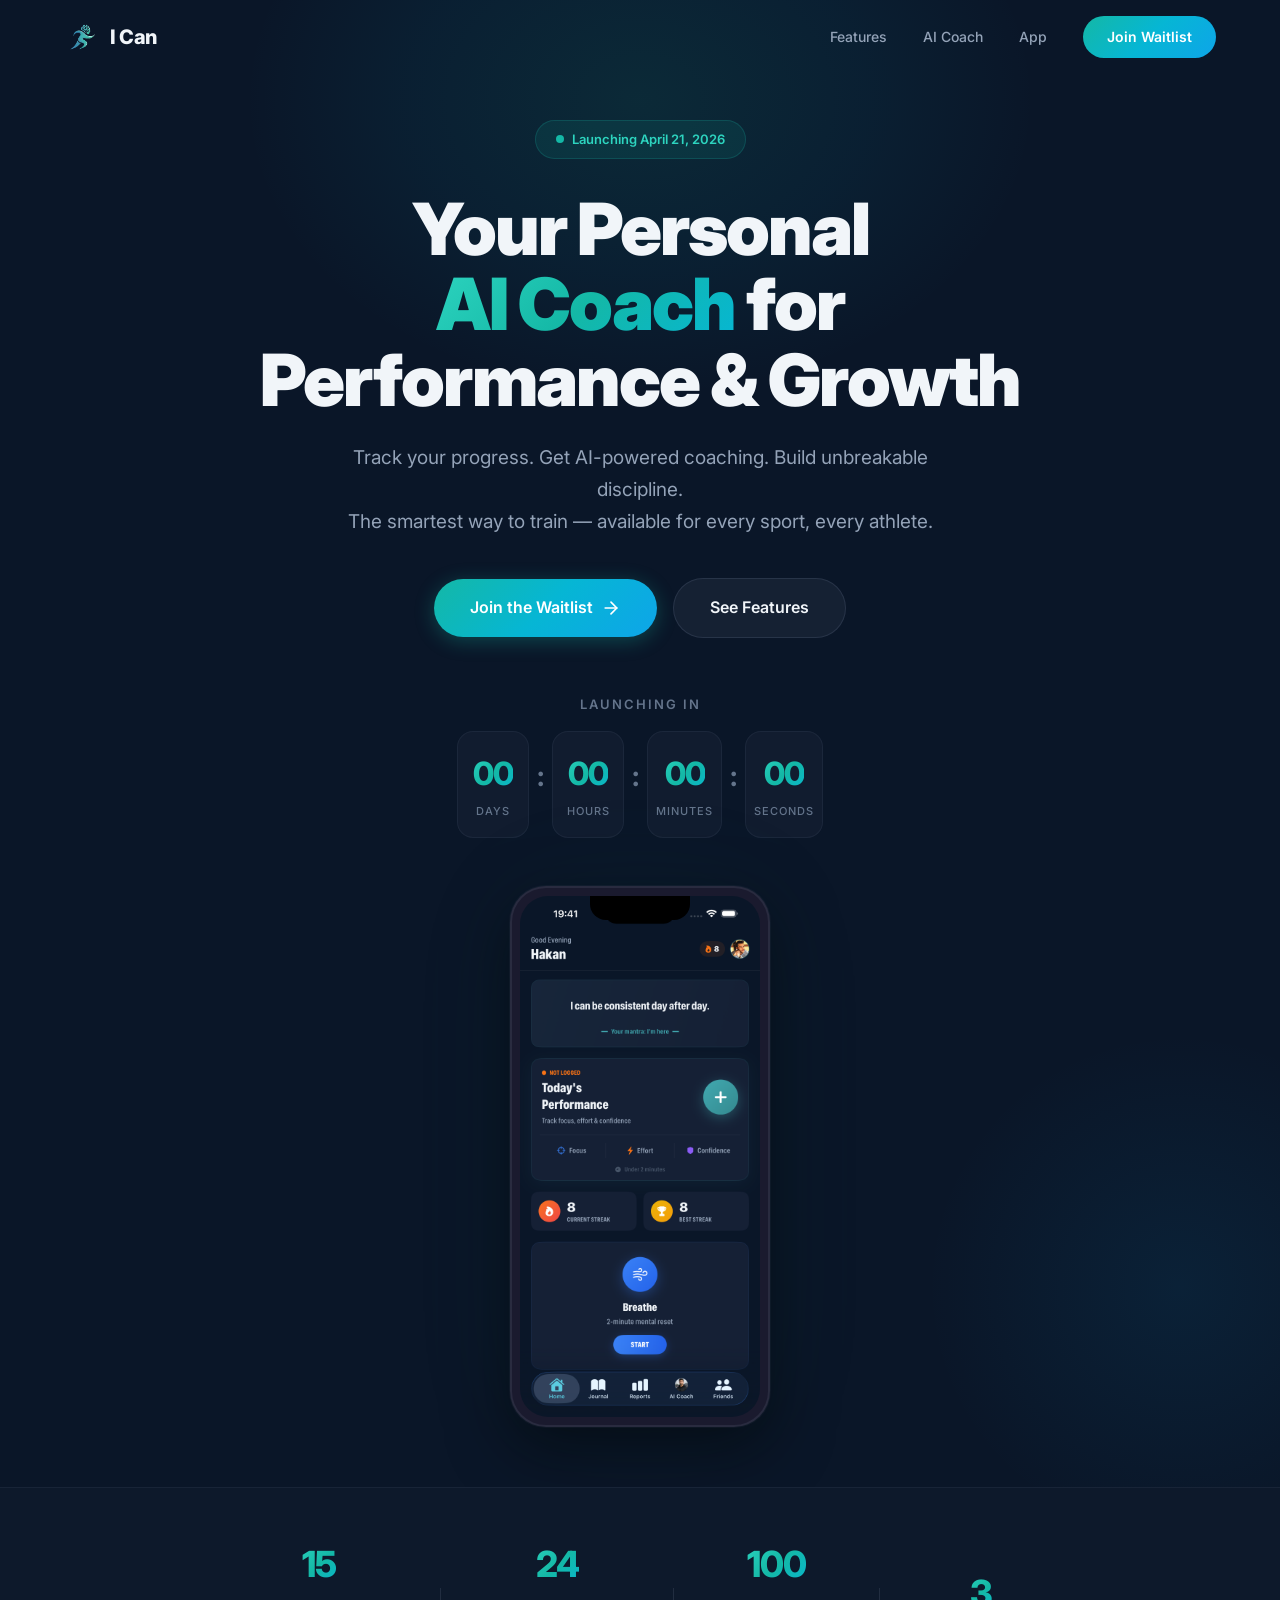
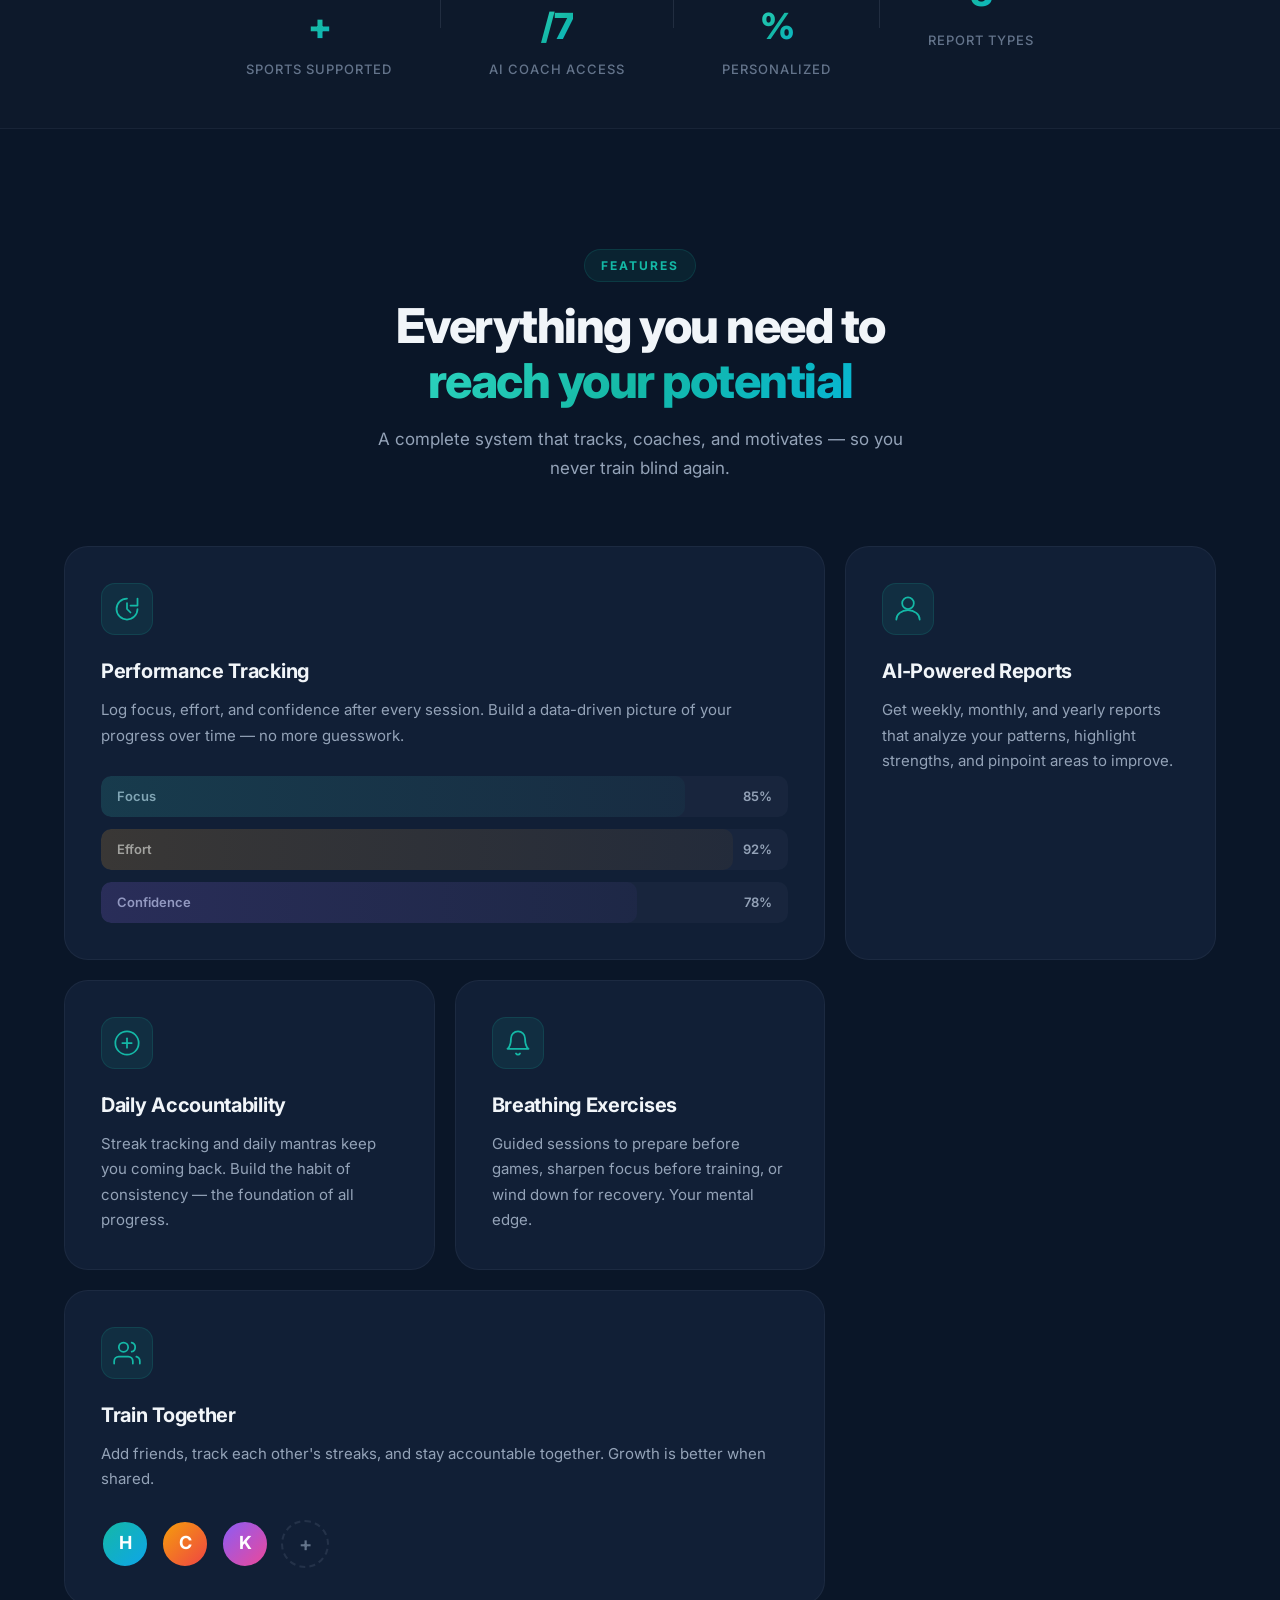
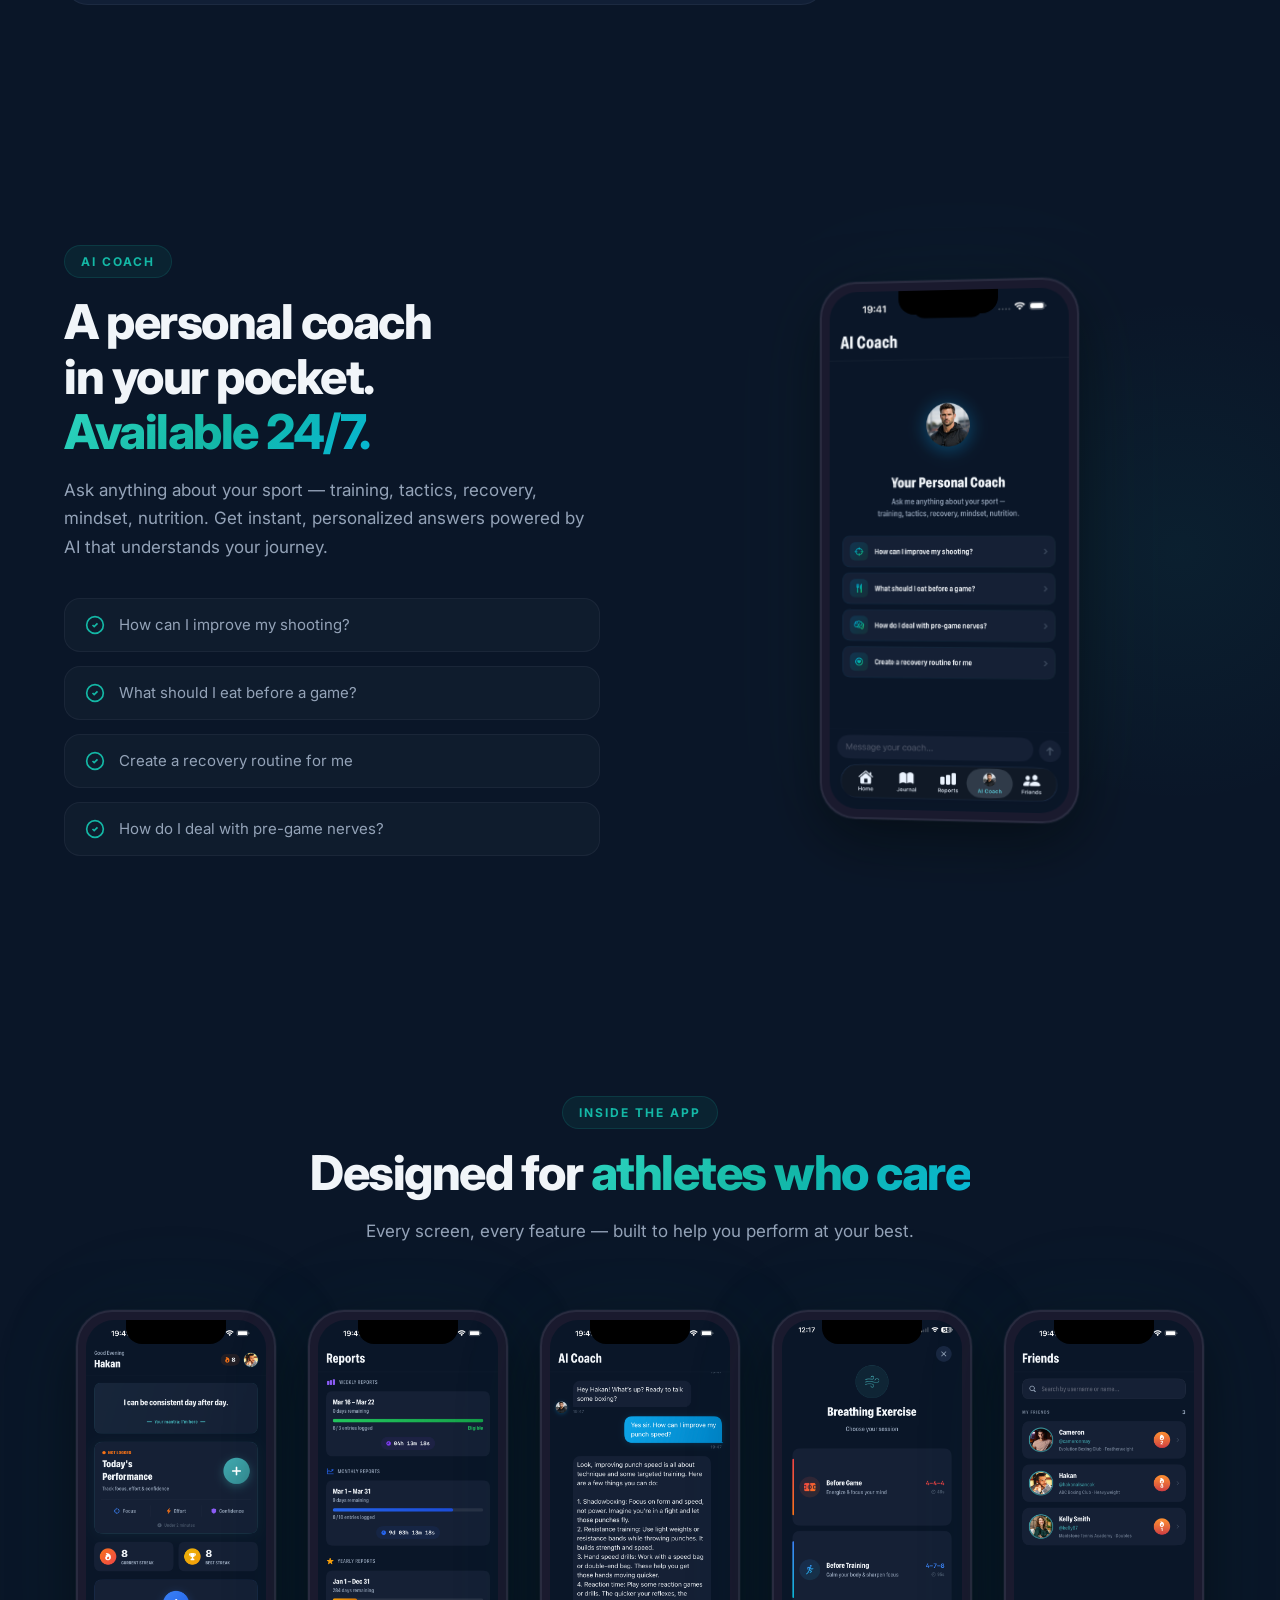
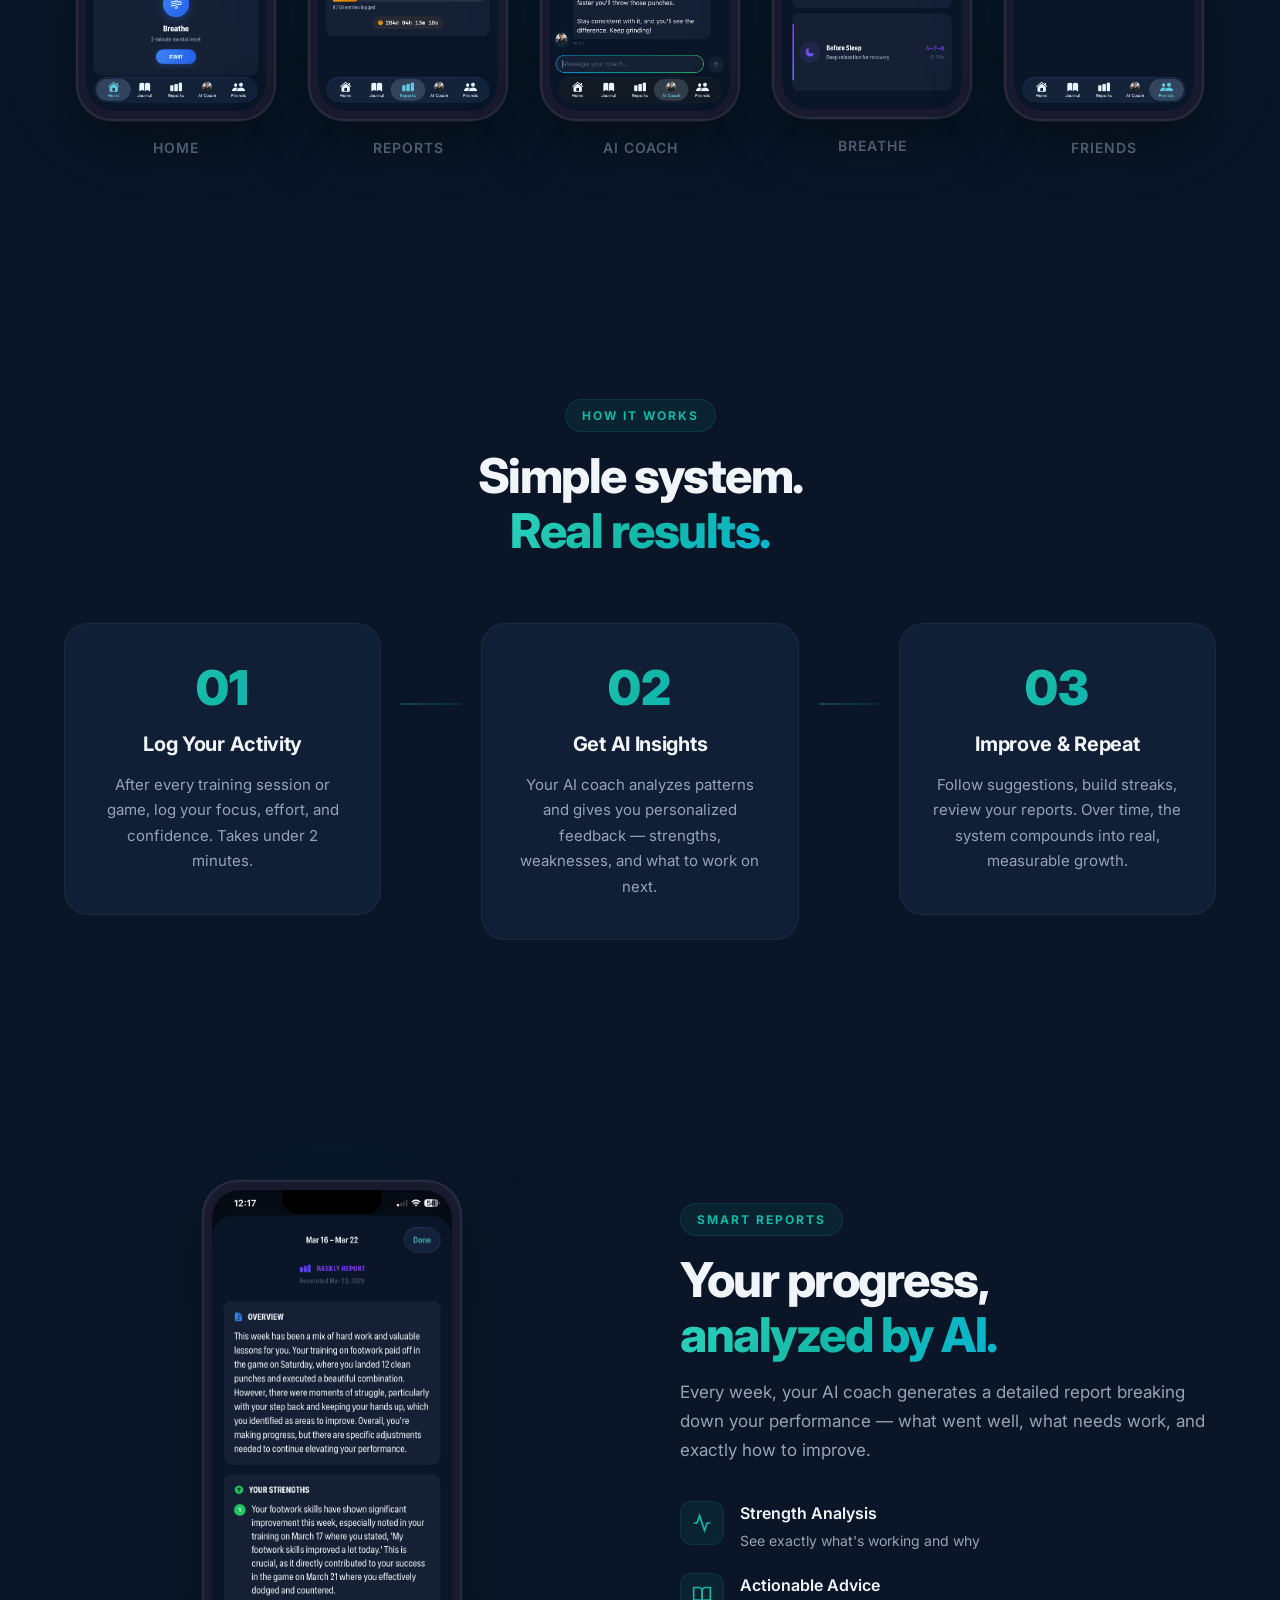
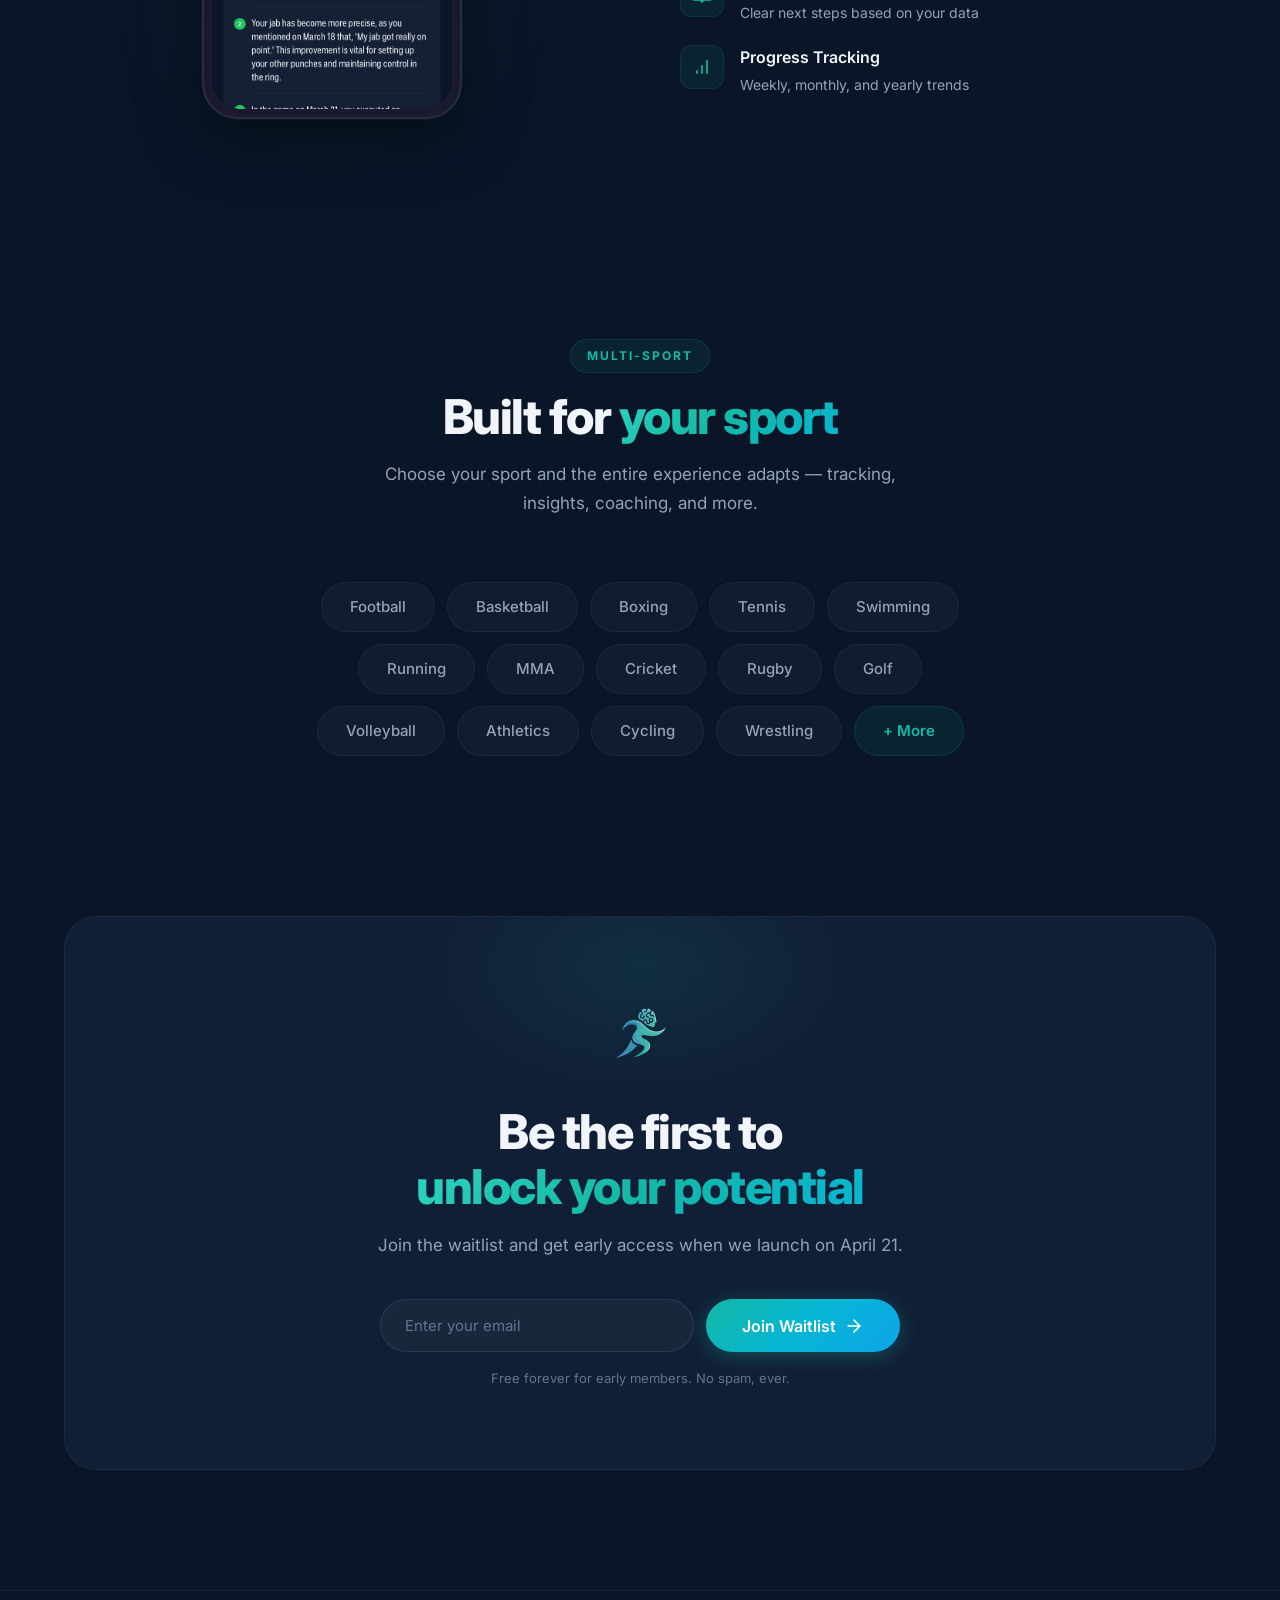
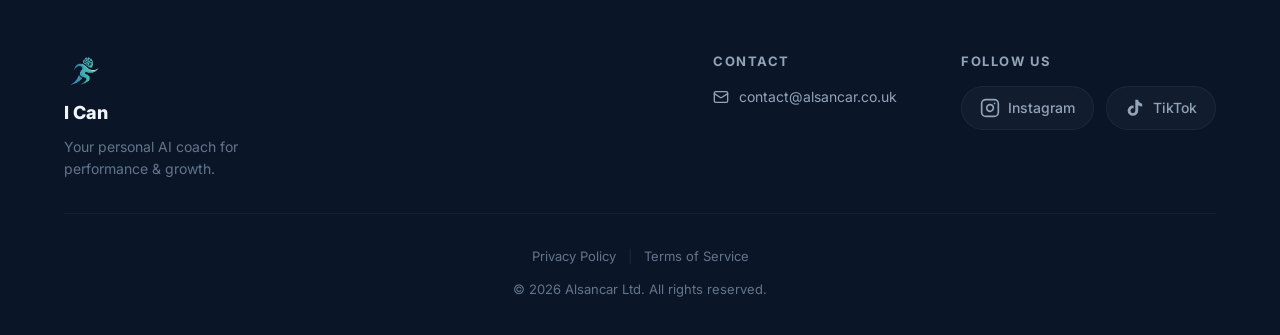
<file: index.html>
<!DOCTYPE html>
<html lang="en">
<head>
    <meta charset="UTF-8">
    <meta name="viewport" content="width=device-width, initial-scale=1.0">
    <title>I Can — Your Personal AI Coach for Performance & Growth</title>
    <meta name="description" content="Track your performance, get AI-powered coaching, and build discipline. The smartest way to train. Launching April 21, 2026.">
    <link rel="icon" type="image/png" href="assets/logo.png">
    <link rel="preconnect" href="https://fonts.googleapis.com">
    <link rel="preconnect" href="https://fonts.gstatic.com" crossorigin>
    <link href="https://fonts.googleapis.com/css2?family=Inter:wght@300;400;500;600;700;800;900&display=swap" rel="stylesheet">
    <link rel="stylesheet" href="styles.css">
</head>
<body>
    <!-- Navbar -->
    <nav class="navbar" id="navbar">
        <div class="nav-container">
            <a href="#" class="nav-logo">
                <img src="assets/logo.png" alt="I Can Logo" class="nav-logo-img">
                <span class="nav-logo-text">I Can</span>
            </a>
            <div class="nav-links">
                <a href="#features">Features</a>
                <a href="#ai-coach">AI Coach</a>
                <a href="#screenshots">App</a>
                <a href="#waitlist" class="nav-cta">Join Waitlist</a>
            </div>
            <button class="mobile-menu-btn" id="mobileMenuBtn" aria-label="Toggle menu">
                <span></span>
                <span></span>
                <span></span>
            </button>
        </div>
        <div class="mobile-menu" id="mobileMenu">
            <a href="#features">Features</a>
            <a href="#ai-coach">AI Coach</a>
            <a href="#screenshots">App</a>
            <a href="#waitlist" class="nav-cta">Join Waitlist</a>
        </div>
    </nav>

    <!-- Hero Section -->
    <section class="hero" id="hero">
        <div class="hero-glow"></div>
        <div class="hero-glow-2"></div>
        <div class="hero-content">
            <div class="hero-badge">
                <span class="badge-dot"></span>
                Launching April 21, 2026
            </div>
            <h1 class="hero-title">
                Your Personal<br>
                <span class="gradient-text">AI Coach</span> for<br>
                Performance & Growth
            </h1>
            <p class="hero-subtitle">
                Track your progress. Get AI-powered coaching. Build unbreakable discipline.<br class="hide-mobile">
                The smartest way to train — available for every sport, every athlete.
            </p>
            <div class="hero-cta-group">
                <a href="#waitlist" class="btn btn-primary btn-lg">
                    Join the Waitlist
                    <svg width="20" height="20" viewBox="0 0 24 24" fill="none" stroke="currentColor" stroke-width="2" stroke-linecap="round" stroke-linejoin="round"><path d="M5 12h14"/><path d="m12 5 7 7-7 7"/></svg>
                </a>
                <a href="#features" class="btn btn-ghost btn-lg">
                    See Features
                </a>
            </div>

            <!-- Countdown Timer -->
            <div class="countdown-container">
                <p class="countdown-label">Launching in</p>
                <div class="countdown">
                    <div class="countdown-item">
                        <span class="countdown-number" id="days">00</span>
                        <span class="countdown-unit">Days</span>
                    </div>
                    <div class="countdown-separator">:</div>
                    <div class="countdown-item">
                        <span class="countdown-number" id="hours">00</span>
                        <span class="countdown-unit">Hours</span>
                    </div>
                    <div class="countdown-separator">:</div>
                    <div class="countdown-item">
                        <span class="countdown-number" id="minutes">00</span>
                        <span class="countdown-unit">Minutes</span>
                    </div>
                    <div class="countdown-separator">:</div>
                    <div class="countdown-item">
                        <span class="countdown-number" id="seconds">00</span>
                        <span class="countdown-unit">Seconds</span>
                    </div>
                </div>
            </div>
        </div>

        <!-- Hero Phone Mockup -->
        <div class="hero-phone">
            <div class="phone-mockup">
                <div class="phone-frame">
                    <div class="phone-notch"></div>
                    <img src="assets/simulator_screenshot_8BD07AFF-A29E-4D1B-93B2-DB3CF9171685.png" alt="I Can App Home Screen" class="phone-screen">
                </div>
            </div>
        </div>
    </section>

    <!-- Social Proof Bar -->
    <section class="social-proof">
        <div class="container">
            <div class="proof-grid">
                <div class="proof-item">
                    <span class="proof-number" data-target="15">0</span><span class="proof-suffix">+</span>
                    <span class="proof-label">Sports Supported</span>
                </div>
                <div class="proof-divider"></div>
                <div class="proof-item">
                    <span class="proof-number" data-target="24">0</span><span class="proof-suffix">/7</span>
                    <span class="proof-label">AI Coach Access</span>
                </div>
                <div class="proof-divider"></div>
                <div class="proof-item">
                    <span class="proof-number" data-target="100">0</span><span class="proof-suffix">%</span>
                    <span class="proof-label">Personalized</span>
                </div>
                <div class="proof-divider"></div>
                <div class="proof-item">
                    <span class="proof-number" data-target="3">0</span><span class="proof-suffix"></span>
                    <span class="proof-label">Report Types</span>
                </div>
            </div>
        </div>
    </section>

    <!-- Features Section -->
    <section class="features" id="features">
        <div class="container">
            <div class="section-header">
                <span class="section-tag">Features</span>
                <h2 class="section-title">Everything you need to<br><span class="gradient-text">reach your potential</span></h2>
                <p class="section-subtitle">A complete system that tracks, coaches, and motivates — so you never train blind again.</p>
            </div>

            <div class="features-grid">
                <div class="feature-card feature-card-large" data-aos="fade-up">
                    <div class="feature-icon">
                        <svg width="28" height="28" viewBox="0 0 24 24" fill="none" stroke="currentColor" stroke-width="1.5" stroke-linecap="round" stroke-linejoin="round"><path d="M21 12a9 9 0 1 1-9-9"/><path d="M21 3v6h-6"/><path d="M12 7v5l3 3"/></svg>
                    </div>
                    <h3 class="feature-title">Performance Tracking</h3>
                    <p class="feature-desc">Log focus, effort, and confidence after every session. Build a data-driven picture of your progress over time — no more guesswork.</p>
                    <div class="feature-visual">
                        <div class="mini-stats">
                            <div class="mini-stat">
                                <div class="mini-stat-bar" style="--width: 85%; --color: #14b8a6;">
                                    <span>Focus</span>
                                    <span>85%</span>
                                </div>
                            </div>
                            <div class="mini-stat">
                                <div class="mini-stat-bar" style="--width: 92%; --color: #f59e0b;">
                                    <span>Effort</span>
                                    <span>92%</span>
                                </div>
                            </div>
                            <div class="mini-stat">
                                <div class="mini-stat-bar" style="--width: 78%; --color: #8b5cf6;">
                                    <span>Confidence</span>
                                    <span>78%</span>
                                </div>
                            </div>
                        </div>
                    </div>
                </div>

                <div class="feature-card" data-aos="fade-up" data-aos-delay="100">
                    <div class="feature-icon">
                        <svg width="28" height="28" viewBox="0 0 24 24" fill="none" stroke="currentColor" stroke-width="1.5" stroke-linecap="round" stroke-linejoin="round"><path d="M12 2a5 5 0 0 1 5 5c0 2.76-2.24 5-5 5s-5-2.24-5-5a5 5 0 0 1 5-5z"/><path d="M2 21c0-4.42 4.48-8 10-8s10 3.58 10 8"/></svg>
                    </div>
                    <h3 class="feature-title">AI-Powered Reports</h3>
                    <p class="feature-desc">Get weekly, monthly, and yearly reports that analyze your patterns, highlight strengths, and pinpoint areas to improve.</p>
                </div>

                <div class="feature-card" data-aos="fade-up" data-aos-delay="200">
                    <div class="feature-icon">
                        <svg width="28" height="28" viewBox="0 0 24 24" fill="none" stroke="currentColor" stroke-width="1.5" stroke-linecap="round" stroke-linejoin="round"><path d="M12 22c5.52 0 10-4.48 10-10S17.52 2 12 2 2 6.48 2 12s4.48 10 10 10z"/><path d="M8 12h8"/><path d="M12 8v8"/></svg>
                    </div>
                    <h3 class="feature-title">Daily Accountability</h3>
                    <p class="feature-desc">Streak tracking and daily mantras keep you coming back. Build the habit of consistency — the foundation of all progress.</p>
                </div>

                <div class="feature-card" data-aos="fade-up" data-aos-delay="100">
                    <div class="feature-icon">
                        <svg width="28" height="28" viewBox="0 0 24 24" fill="none" stroke="currentColor" stroke-width="1.5" stroke-linecap="round" stroke-linejoin="round"><path d="M18 8A6 6 0 0 0 6 8c0 7-3 9-3 9h18s-3-2-3-9"/><path d="M13.73 21a2 2 0 0 1-3.46 0"/></svg>
                    </div>
                    <h3 class="feature-title">Breathing Exercises</h3>
                    <p class="feature-desc">Guided sessions to prepare before games, sharpen focus before training, or wind down for recovery. Your mental edge.</p>
                </div>

                <div class="feature-card feature-card-large" data-aos="fade-up" data-aos-delay="200">
                    <div class="feature-icon">
                        <svg width="28" height="28" viewBox="0 0 24 24" fill="none" stroke="currentColor" stroke-width="1.5" stroke-linecap="round" stroke-linejoin="round"><path d="M17 21v-2a4 4 0 0 0-4-4H5a4 4 0 0 0-4 4v2"/><circle cx="9" cy="7" r="4"/><path d="M23 21v-2a4 4 0 0 0-3-3.87"/><path d="M16 3.13a4 4 0 0 1 0 7.75"/></svg>
                    </div>
                    <h3 class="feature-title">Train Together</h3>
                    <p class="feature-desc">Add friends, track each other's streaks, and stay accountable together. Growth is better when shared.</p>
                    <div class="feature-visual">
                        <div class="friend-avatars">
                            <div class="friend-avatar" style="--delay: 0s; background: linear-gradient(135deg, #14b8a6, #0ea5e9);">H</div>
                            <div class="friend-avatar" style="--delay: 0.1s; background: linear-gradient(135deg, #f59e0b, #ef4444);">C</div>
                            <div class="friend-avatar" style="--delay: 0.2s; background: linear-gradient(135deg, #8b5cf6, #ec4899);">K</div>
                            <div class="friend-plus" style="--delay: 0.3s;">+</div>
                        </div>
                    </div>
                </div>
            </div>
        </div>
    </section>

    <!-- AI Coach Section -->
    <section class="ai-coach-section" id="ai-coach">
        <div class="container">
            <div class="ai-coach-grid">
                <div class="ai-coach-content" data-aos="fade-right">
                    <span class="section-tag">AI Coach</span>
                    <h2 class="section-title">A personal coach<br>in your pocket.<br><span class="gradient-text">Available 24/7.</span></h2>
                    <p class="section-subtitle" style="text-align: left;">Ask anything about your sport — training, tactics, recovery, mindset, nutrition. Get instant, personalized answers powered by AI that understands your journey.</p>

                    <div class="coach-prompts">
                        <div class="coach-prompt">
                            <svg width="20" height="20" viewBox="0 0 24 24" fill="none" stroke="#14b8a6" stroke-width="2"><circle cx="12" cy="12" r="10"/><path d="m9 12 2 2 4-4"/></svg>
                            <span>How can I improve my shooting?</span>
                        </div>
                        <div class="coach-prompt">
                            <svg width="20" height="20" viewBox="0 0 24 24" fill="none" stroke="#14b8a6" stroke-width="2"><circle cx="12" cy="12" r="10"/><path d="m9 12 2 2 4-4"/></svg>
                            <span>What should I eat before a game?</span>
                        </div>
                        <div class="coach-prompt">
                            <svg width="20" height="20" viewBox="0 0 24 24" fill="none" stroke="#14b8a6" stroke-width="2"><circle cx="12" cy="12" r="10"/><path d="m9 12 2 2 4-4"/></svg>
                            <span>Create a recovery routine for me</span>
                        </div>
                        <div class="coach-prompt">
                            <svg width="20" height="20" viewBox="0 0 24 24" fill="none" stroke="#14b8a6" stroke-width="2"><circle cx="12" cy="12" r="10"/><path d="m9 12 2 2 4-4"/></svg>
                            <span>How do I deal with pre-game nerves?</span>
                        </div>
                    </div>
                </div>
                <div class="ai-coach-visual" data-aos="fade-left">
                    <div class="phone-mockup phone-mockup-tilted">
                        <div class="phone-frame">
                            <div class="phone-notch"></div>
                            <img src="assets/simulator_screenshot_E56E7888-91D2-44BC-9F07-F7F941D7C50B.png" alt="AI Coach Chat" class="phone-screen">
                        </div>
                    </div>
                </div>
            </div>
        </div>
    </section>

    <!-- Screenshots Showcase -->
    <section class="screenshots-section" id="screenshots">
        <div class="container">
            <div class="section-header">
                <span class="section-tag">Inside the App</span>
                <h2 class="section-title">Designed for <span class="gradient-text">athletes who care</span></h2>
                <p class="section-subtitle">Every screen, every feature — built to help you perform at your best.</p>
            </div>

            <div class="screenshots-carousel">
                <div class="screenshot-item" data-aos="fade-up">
                    <div class="phone-mockup">
                        <div class="phone-frame">
                            <div class="phone-notch"></div>
                            <img src="assets/simulator_screenshot_8BD07AFF-A29E-4D1B-93B2-DB3CF9171685.png" alt="Home Screen" class="phone-screen">
                        </div>
                    </div>
                    <p class="screenshot-label">Home</p>
                </div>
                <div class="screenshot-item" data-aos="fade-up" data-aos-delay="100">
                    <div class="phone-mockup">
                        <div class="phone-frame">
                            <div class="phone-notch"></div>
                            <img src="assets/simulator_screenshot_49D18B9E-9E3C-435D-A2C9-64261674C053.png" alt="Reports Screen" class="phone-screen">
                        </div>
                    </div>
                    <p class="screenshot-label">Reports</p>
                </div>
                <div class="screenshot-item" data-aos="fade-up" data-aos-delay="200">
                    <div class="phone-mockup">
                        <div class="phone-frame">
                            <div class="phone-notch"></div>
                            <img src="assets/simulator_screenshot_147ED41D-DB8D-4350-9A0C-D99D5DFE37B9.png" alt="AI Coach" class="phone-screen">
                        </div>
                    </div>
                    <p class="screenshot-label">AI Coach</p>
                </div>
                <div class="screenshot-item" data-aos="fade-up" data-aos-delay="300">
                    <div class="phone-mockup">
                        <div class="phone-frame">
                            <div class="phone-notch"></div>
                            <img src="assets/IMG_3450.PNG" alt="Breathing Exercise" class="phone-screen">
                        </div>
                    </div>
                    <p class="screenshot-label">Breathe</p>
                </div>
                <div class="screenshot-item" data-aos="fade-up" data-aos-delay="400">
                    <div class="phone-mockup">
                        <div class="phone-frame">
                            <div class="phone-notch"></div>
                            <img src="assets/simulator_screenshot_C18C3671-C3C9-4DB5-B277-55670AC86273.png" alt="Friends" class="phone-screen">
                        </div>
                    </div>
                    <p class="screenshot-label">Friends</p>
                </div>
            </div>
        </div>
    </section>

    <!-- How It Works -->
    <section class="how-it-works">
        <div class="container">
            <div class="section-header">
                <span class="section-tag">How It Works</span>
                <h2 class="section-title">Simple system.<br><span class="gradient-text">Real results.</span></h2>
            </div>

            <div class="steps-grid">
                <div class="step-card" data-aos="fade-up">
                    <div class="step-number">01</div>
                    <h3>Log Your Activity</h3>
                    <p>After every training session or game, log your focus, effort, and confidence. Takes under 2 minutes.</p>
                </div>
                <div class="step-connector"></div>
                <div class="step-card" data-aos="fade-up" data-aos-delay="150">
                    <div class="step-number">02</div>
                    <h3>Get AI Insights</h3>
                    <p>Your AI coach analyzes patterns and gives you personalized feedback — strengths, weaknesses, and what to work on next.</p>
                </div>
                <div class="step-connector"></div>
                <div class="step-card" data-aos="fade-up" data-aos-delay="300">
                    <div class="step-number">03</div>
                    <h3>Improve & Repeat</h3>
                    <p>Follow suggestions, build streaks, review your reports. Over time, the system compounds into real, measurable growth.</p>
                </div>
            </div>
        </div>
    </section>

    <!-- Weekly Report Feature -->
    <section class="report-section">
        <div class="container">
            <div class="report-grid">
                <div class="report-visual" data-aos="fade-right">
                    <div class="phone-mockup">
                        <div class="phone-frame">
                            <div class="phone-notch"></div>
                            <img src="assets/IMG_3451.PNG" alt="Weekly Report" class="phone-screen">
                        </div>
                    </div>
                </div>
                <div class="report-content" data-aos="fade-left">
                    <span class="section-tag">Smart Reports</span>
                    <h2 class="section-title">Your progress,<br><span class="gradient-text">analyzed by AI.</span></h2>
                    <p class="section-subtitle" style="text-align: left;">Every week, your AI coach generates a detailed report breaking down your performance — what went well, what needs work, and exactly how to improve.</p>

                    <div class="report-features">
                        <div class="report-feature">
                            <div class="report-feature-icon">
                                <svg width="20" height="20" viewBox="0 0 24 24" fill="none" stroke="#14b8a6" stroke-width="2"><polyline points="22 12 18 12 15 21 9 3 6 12 2 12"/></svg>
                            </div>
                            <div>
                                <strong>Strength Analysis</strong>
                                <p>See exactly what's working and why</p>
                            </div>
                        </div>
                        <div class="report-feature">
                            <div class="report-feature-icon">
                                <svg width="20" height="20" viewBox="0 0 24 24" fill="none" stroke="#14b8a6" stroke-width="2"><path d="M2 3h6a4 4 0 0 1 4 4v14a3 3 0 0 0-3-3H2z"/><path d="M22 3h-6a4 4 0 0 0-4 4v14a3 3 0 0 1 3-3h7z"/></svg>
                            </div>
                            <div>
                                <strong>Actionable Advice</strong>
                                <p>Clear next steps based on your data</p>
                            </div>
                        </div>
                        <div class="report-feature">
                            <div class="report-feature-icon">
                                <svg width="20" height="20" viewBox="0 0 24 24" fill="none" stroke="#14b8a6" stroke-width="2"><line x1="12" y1="20" x2="12" y2="10"/><line x1="18" y1="20" x2="18" y2="4"/><line x1="6" y1="20" x2="6" y2="16"/></svg>
                            </div>
                            <div>
                                <strong>Progress Tracking</strong>
                                <p>Weekly, monthly, and yearly trends</p>
                            </div>
                        </div>
                    </div>
                </div>
            </div>
        </div>
    </section>

    <!-- Sport Section -->
    <section class="sports-section">
        <div class="container">
            <div class="section-header">
                <span class="section-tag">Multi-Sport</span>
                <h2 class="section-title">Built for <span class="gradient-text">your sport</span></h2>
                <p class="section-subtitle">Choose your sport and the entire experience adapts — tracking, insights, coaching, and more.</p>
            </div>
            <div class="sports-grid">
                <div class="sport-pill">Football</div>
                <div class="sport-pill">Basketball</div>
                <div class="sport-pill">Boxing</div>
                <div class="sport-pill">Tennis</div>
                <div class="sport-pill">Swimming</div>
                <div class="sport-pill">Running</div>
                <div class="sport-pill">MMA</div>
                <div class="sport-pill">Cricket</div>
                <div class="sport-pill">Rugby</div>
                <div class="sport-pill">Golf</div>
                <div class="sport-pill">Volleyball</div>
                <div class="sport-pill">Athletics</div>
                <div class="sport-pill">Cycling</div>
                <div class="sport-pill">Wrestling</div>
                <div class="sport-pill sport-pill-more">+ More</div>
            </div>
        </div>
    </section>

    <!-- Waitlist Section -->
    <section class="waitlist-section" id="waitlist">
        <div class="container">
            <div class="waitlist-card">
                <div class="waitlist-glow"></div>
                <img src="assets/logo.png" alt="I Can Logo" class="waitlist-logo">
                <h2 class="section-title">Be the first to<br><span class="gradient-text">unlock your potential</span></h2>
                <p class="section-subtitle">Join the waitlist and get early access when we launch on April 21.</p>

                <div class="waitlist-form" id="waitlistForm">
                    <!-- FreeWaitlists integration will go here -->
                    <div class="form-row">
                        <input type="email" id="waitlistEmail" placeholder="Enter your email" class="waitlist-input" required>
                        <button type="submit" class="btn btn-primary btn-lg waitlist-btn" id="waitlistBtn">
                            Join Waitlist
                            <svg width="20" height="20" viewBox="0 0 24 24" fill="none" stroke="currentColor" stroke-width="2" stroke-linecap="round" stroke-linejoin="round"><path d="M5 12h14"/><path d="m12 5 7 7-7 7"/></svg>
                        </button>
                    </div>
                    <p class="waitlist-note">Free forever for early members. No spam, ever.</p>
                </div>
            </div>
        </div>
    </section>

    <!-- Footer -->
    <footer class="footer">
        <div class="container">
            <div class="footer-content">
                <div class="footer-top">
                    <div class="footer-brand">
                        <img src="assets/logo.png" alt="I Can Logo" class="footer-logo">
                        <span class="footer-brand-name">I Can</span>
                        <p class="footer-tagline">Your personal AI coach for performance & growth.</p>
                    </div>

                    <div class="footer-links-group">
                        <div class="footer-col">
                            <h4 class="footer-heading">Contact</h4>
                            <a href="mailto:contact@alsancar.co.uk" class="footer-link">
                                <svg width="16" height="16" viewBox="0 0 24 24" fill="none" stroke="currentColor" stroke-width="2" stroke-linecap="round" stroke-linejoin="round"><rect width="20" height="16" x="2" y="4" rx="2"/><path d="m22 7-8.97 5.7a1.94 1.94 0 0 1-2.06 0L2 7"/></svg>
                                contact@alsancar.co.uk
                            </a>
                        </div>

                        <div class="footer-col">
                            <h4 class="footer-heading">Follow Us</h4>
                            <div class="footer-socials">
                                <a href="https://www.instagram.com/ican_app/" target="_blank" rel="noopener noreferrer" class="social-link" aria-label="Instagram">
                                    <svg width="20" height="20" viewBox="0 0 24 24" fill="none" stroke="currentColor" stroke-width="2" stroke-linecap="round" stroke-linejoin="round"><rect width="20" height="20" x="2" y="2" rx="5" ry="5"/><path d="M16 11.37A4 4 0 1 1 12.63 8 4 4 0 0 1 16 11.37z"/><line x1="17.5" x2="17.51" y1="6.5" y2="6.5"/></svg>
                                    <span>Instagram</span>
                                </a>
                                <a href="https://www.tiktok.com/@.icanofficial?_r=1&_t=ZN-94w7IeGGnv4" target="_blank" rel="noopener noreferrer" class="social-link" aria-label="TikTok">
                                    <svg width="20" height="20" viewBox="0 0 24 24" fill="currentColor"><path d="M19.59 6.69a4.83 4.83 0 0 1-3.77-4.25V2h-3.45v13.67a2.89 2.89 0 0 1-2.88 2.5 2.89 2.89 0 0 1-2.89-2.89 2.89 2.89 0 0 1 2.89-2.89c.28 0 .54.04.79.1v-3.5a6.37 6.37 0 0 0-.79-.05A6.34 6.34 0 0 0 3.15 15a6.34 6.34 0 0 0 6.34 6.34 6.34 6.34 0 0 0 6.34-6.34V8.75a8.18 8.18 0 0 0 4.76 1.52V6.84a4.84 4.84 0 0 1-1-.15z"/></svg>
                                    <span>TikTok</span>
                                </a>
                            </div>
                        </div>
                    </div>
                </div>

                <div class="footer-divider"></div>

                <div class="footer-bottom">
                    <div class="footer-legal">
                        <a href="/privacy">Privacy Policy</a>
                        <span class="footer-legal-divider">|</span>
                        <a href="/terms">Terms of Service</a>
                    </div>
                    <p>&copy; 2026 Alsancar Ltd. All rights reserved.</p>
                </div>
            </div>
        </div>
    </footer>

    <script src="script.js"></script>
</body>
</html>
</file>
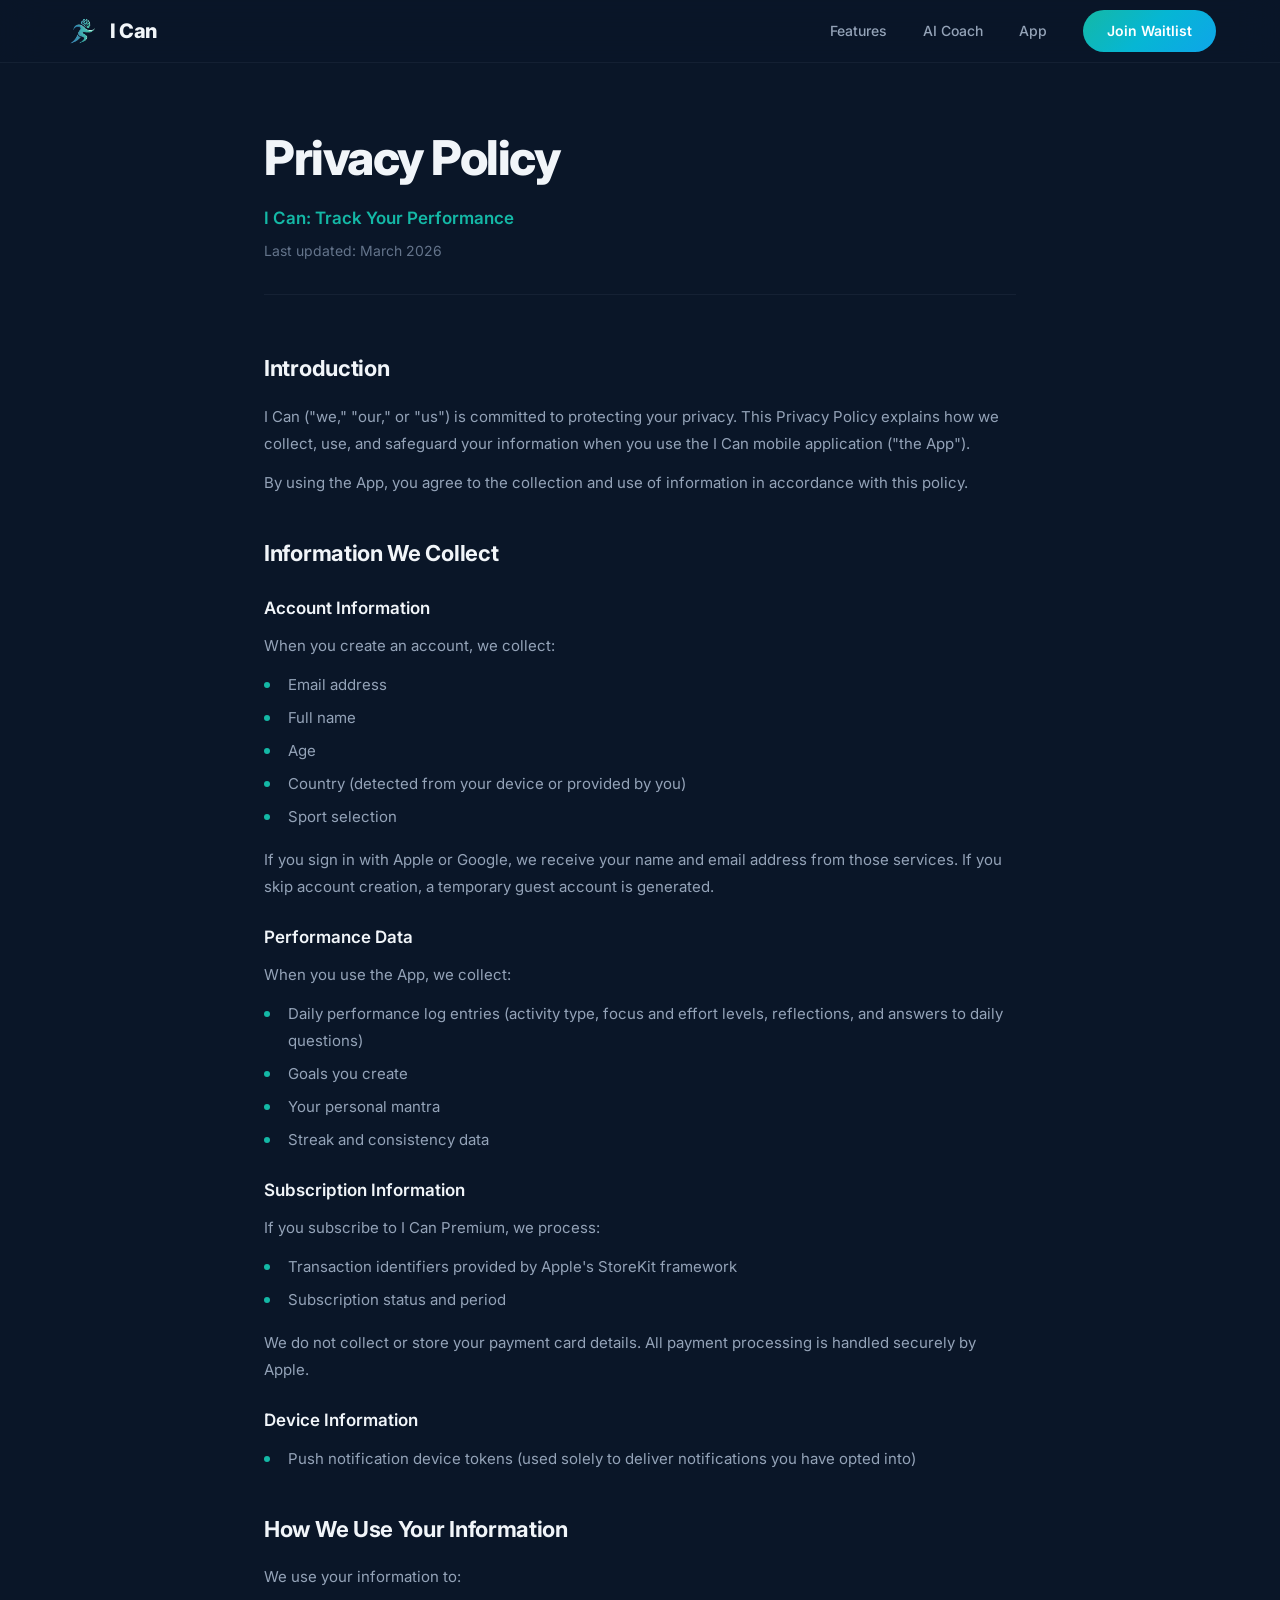
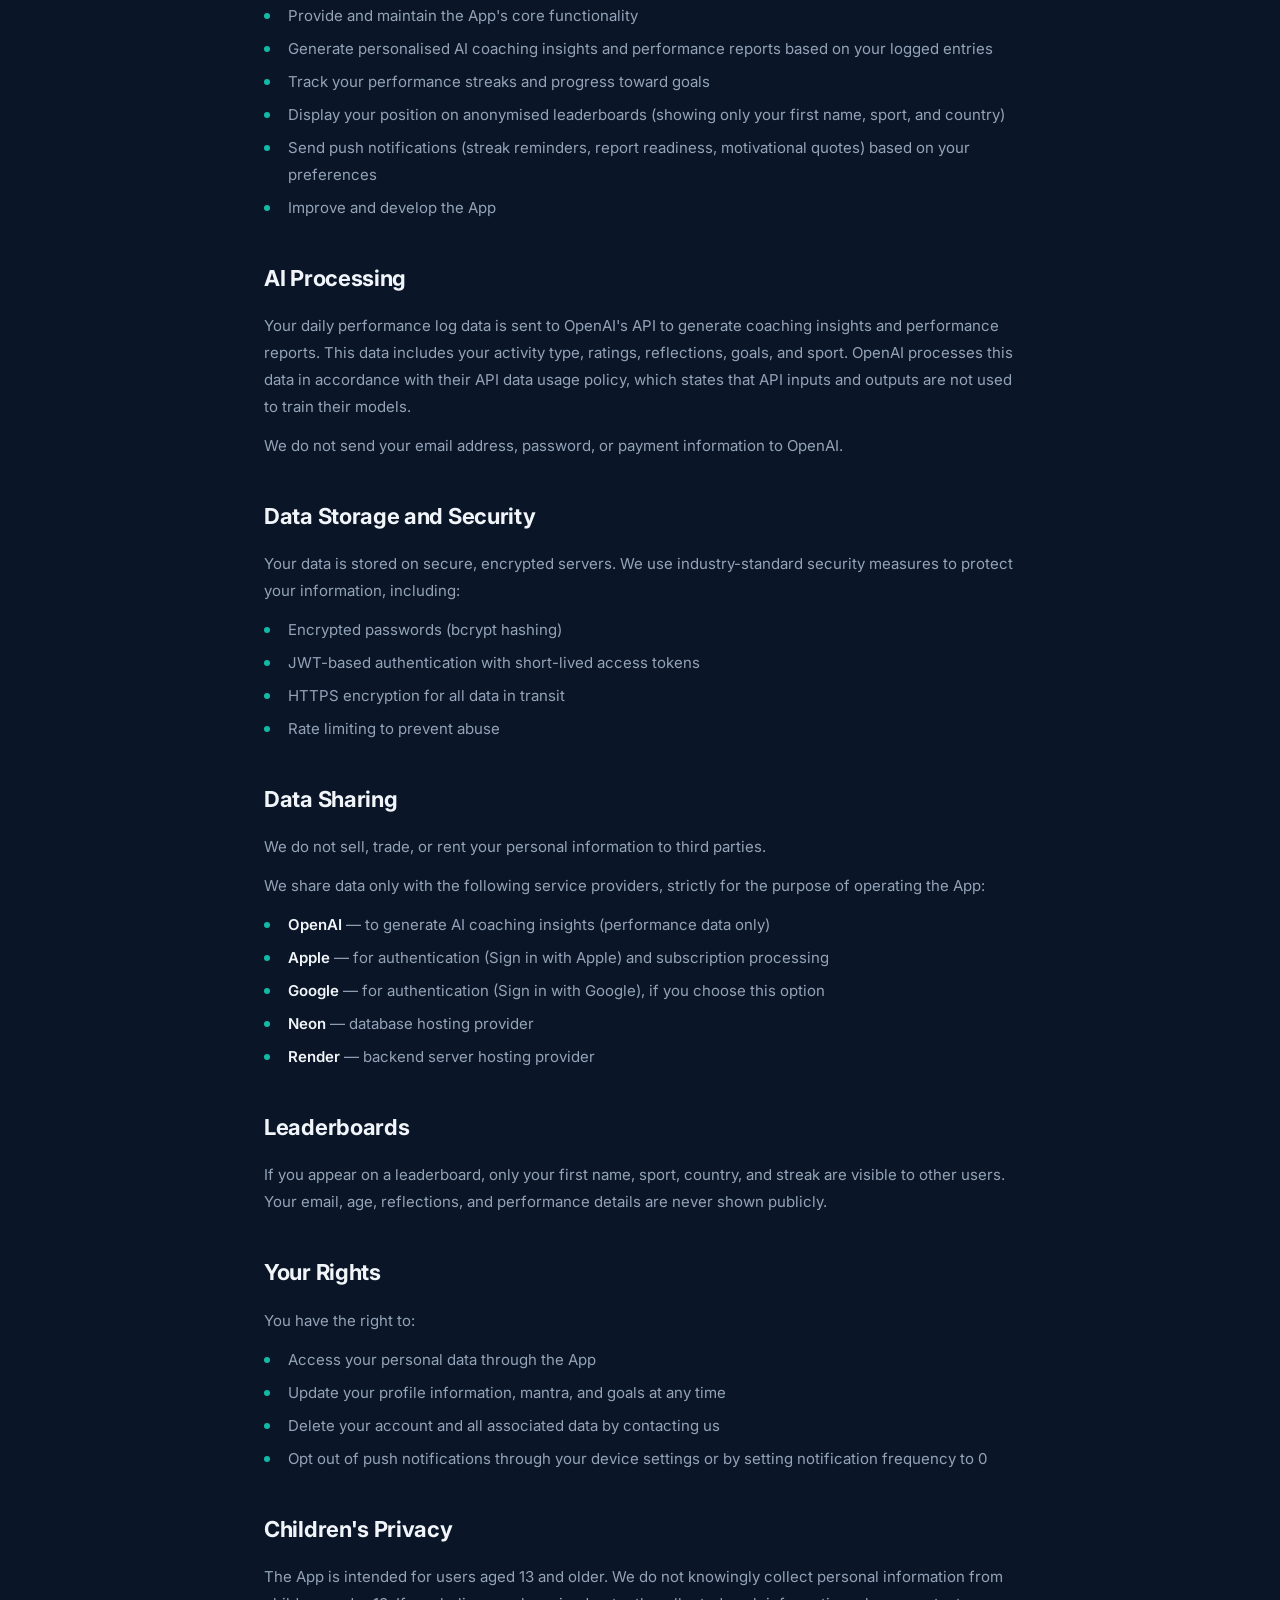
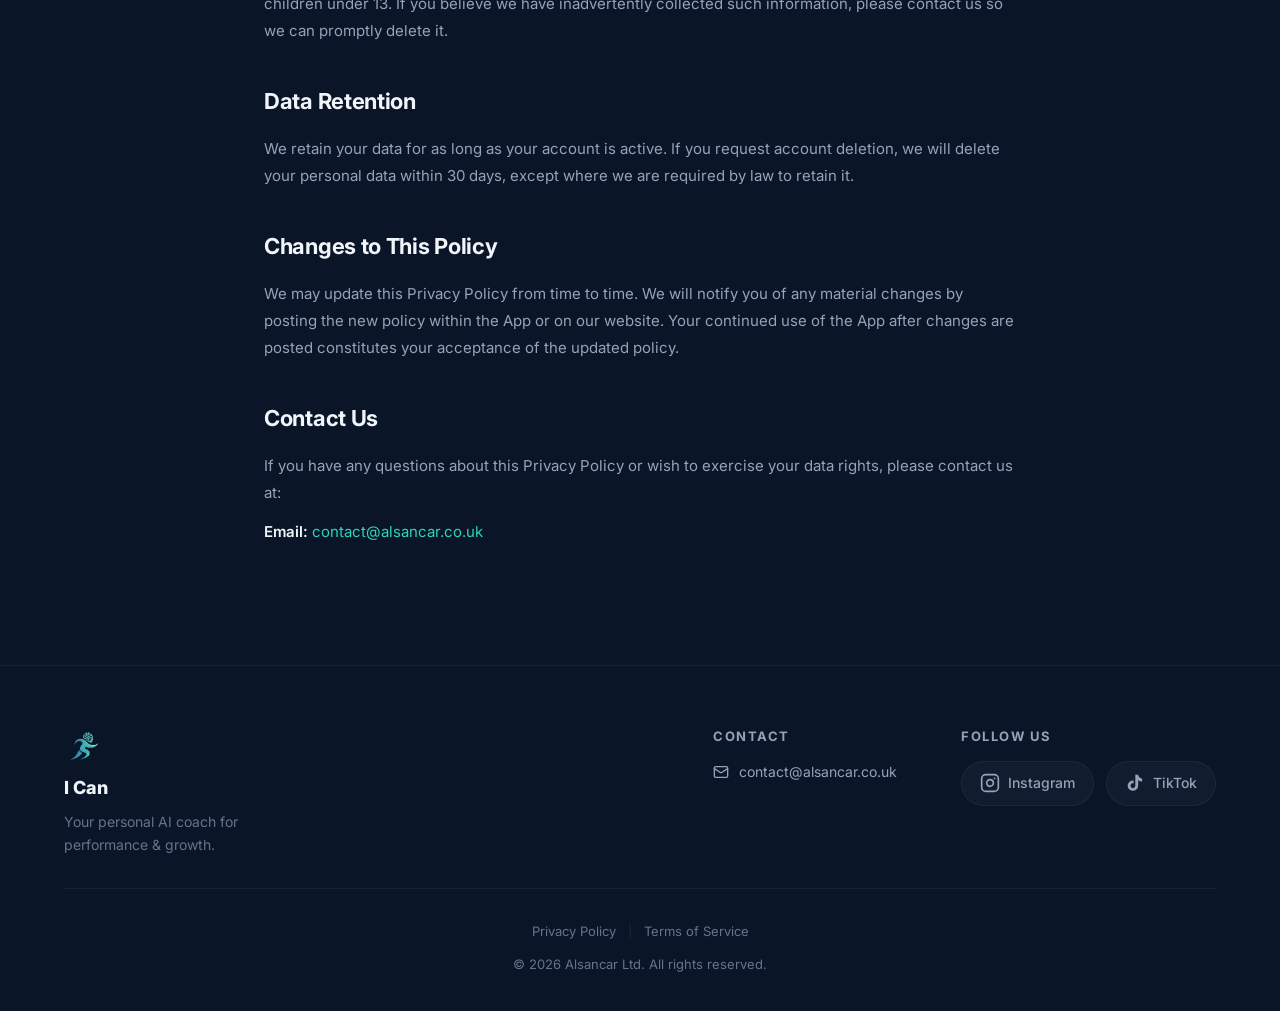
<file: privacy/index.html>
<!DOCTYPE html>
<html lang="en">
<head>
    <meta charset="UTF-8">
    <meta name="viewport" content="width=device-width, initial-scale=1.0">
    <title>Privacy Policy — I Can</title>
    <meta name="description" content="Privacy Policy for I Can: Track Your Performance">
    <link rel="icon" type="image/png" href="../assets/logo.png">
    <link rel="preconnect" href="https://fonts.googleapis.com">
    <link rel="preconnect" href="https://fonts.gstatic.com" crossorigin>
    <link href="https://fonts.googleapis.com/css2?family=Inter:wght@300;400;500;600;700;800;900&display=swap" rel="stylesheet">
    <link rel="stylesheet" href="../styles.css">
    <link rel="stylesheet" href="../legal.css">
</head>
<body>
    <!-- Navbar -->
    <nav class="navbar scrolled">
        <div class="nav-container">
            <a href="/" class="nav-logo">
                <img src="../assets/logo.png" alt="I Can Logo" class="nav-logo-img">
                <span class="nav-logo-text">I Can</span>
            </a>
            <div class="nav-links">
                <a href="/#features">Features</a>
                <a href="/#ai-coach">AI Coach</a>
                <a href="/#screenshots">App</a>
                <a href="/#waitlist" class="nav-cta">Join Waitlist</a>
            </div>
            <button class="mobile-menu-btn" id="mobileMenuBtn" aria-label="Toggle menu">
                <span></span>
                <span></span>
                <span></span>
            </button>
        </div>
        <div class="mobile-menu" id="mobileMenu">
            <a href="/#features">Features</a>
            <a href="/#ai-coach">AI Coach</a>
            <a href="/#screenshots">App</a>
            <a href="/#waitlist" class="nav-cta">Join Waitlist</a>
        </div>
    </nav>

    <!-- Legal Content -->
    <main class="legal-page">
        <div class="container">
            <div class="legal-header">
                <h1>Privacy Policy</h1>
                <p class="legal-app-name">I Can: Track Your Performance</p>
                <p class="legal-updated">Last updated: March 2026</p>
            </div>

            <div class="legal-content">
                <section>
                    <h2>Introduction</h2>
                    <p>I Can ("we," "our," or "us") is committed to protecting your privacy. This Privacy Policy explains how we collect, use, and safeguard your information when you use the I Can mobile application ("the App").</p>
                    <p>By using the App, you agree to the collection and use of information in accordance with this policy.</p>
                </section>

                <section>
                    <h2>Information We Collect</h2>

                    <h3>Account Information</h3>
                    <p>When you create an account, we collect:</p>
                    <ul>
                        <li>Email address</li>
                        <li>Full name</li>
                        <li>Age</li>
                        <li>Country (detected from your device or provided by you)</li>
                        <li>Sport selection</li>
                    </ul>
                    <p>If you sign in with Apple or Google, we receive your name and email address from those services. If you skip account creation, a temporary guest account is generated.</p>

                    <h3>Performance Data</h3>
                    <p>When you use the App, we collect:</p>
                    <ul>
                        <li>Daily performance log entries (activity type, focus and effort levels, reflections, and answers to daily questions)</li>
                        <li>Goals you create</li>
                        <li>Your personal mantra</li>
                        <li>Streak and consistency data</li>
                    </ul>

                    <h3>Subscription Information</h3>
                    <p>If you subscribe to I Can Premium, we process:</p>
                    <ul>
                        <li>Transaction identifiers provided by Apple's StoreKit framework</li>
                        <li>Subscription status and period</li>
                    </ul>
                    <p>We do not collect or store your payment card details. All payment processing is handled securely by Apple.</p>

                    <h3>Device Information</h3>
                    <ul>
                        <li>Push notification device tokens (used solely to deliver notifications you have opted into)</li>
                    </ul>
                </section>

                <section>
                    <h2>How We Use Your Information</h2>
                    <p>We use your information to:</p>
                    <ul>
                        <li>Provide and maintain the App's core functionality</li>
                        <li>Generate personalised AI coaching insights and performance reports based on your logged entries</li>
                        <li>Track your performance streaks and progress toward goals</li>
                        <li>Display your position on anonymised leaderboards (showing only your first name, sport, and country)</li>
                        <li>Send push notifications (streak reminders, report readiness, motivational quotes) based on your preferences</li>
                        <li>Improve and develop the App</li>
                    </ul>
                </section>

                <section>
                    <h2>AI Processing</h2>
                    <p>Your daily performance log data is sent to OpenAI's API to generate coaching insights and performance reports. This data includes your activity type, ratings, reflections, goals, and sport. OpenAI processes this data in accordance with their API data usage policy, which states that API inputs and outputs are not used to train their models.</p>
                    <p>We do not send your email address, password, or payment information to OpenAI.</p>
                </section>

                <section>
                    <h2>Data Storage and Security</h2>
                    <p>Your data is stored on secure, encrypted servers. We use industry-standard security measures to protect your information, including:</p>
                    <ul>
                        <li>Encrypted passwords (bcrypt hashing)</li>
                        <li>JWT-based authentication with short-lived access tokens</li>
                        <li>HTTPS encryption for all data in transit</li>
                        <li>Rate limiting to prevent abuse</li>
                    </ul>
                </section>

                <section>
                    <h2>Data Sharing</h2>
                    <p>We do not sell, trade, or rent your personal information to third parties.</p>
                    <p>We share data only with the following service providers, strictly for the purpose of operating the App:</p>
                    <ul>
                        <li><strong>OpenAI</strong> — to generate AI coaching insights (performance data only)</li>
                        <li><strong>Apple</strong> — for authentication (Sign in with Apple) and subscription processing</li>
                        <li><strong>Google</strong> — for authentication (Sign in with Google), if you choose this option</li>
                        <li><strong>Neon</strong> — database hosting provider</li>
                        <li><strong>Render</strong> — backend server hosting provider</li>
                    </ul>
                </section>

                <section>
                    <h2>Leaderboards</h2>
                    <p>If you appear on a leaderboard, only your first name, sport, country, and streak are visible to other users. Your email, age, reflections, and performance details are never shown publicly.</p>
                </section>

                <section>
                    <h2>Your Rights</h2>
                    <p>You have the right to:</p>
                    <ul>
                        <li>Access your personal data through the App</li>
                        <li>Update your profile information, mantra, and goals at any time</li>
                        <li>Delete your account and all associated data by contacting us</li>
                        <li>Opt out of push notifications through your device settings or by setting notification frequency to 0</li>
                    </ul>
                </section>

                <section>
                    <h2>Children's Privacy</h2>
                    <p>The App is intended for users aged 13 and older. We do not knowingly collect personal information from children under 13. If you believe we have inadvertently collected such information, please contact us so we can promptly delete it.</p>
                </section>

                <section>
                    <h2>Data Retention</h2>
                    <p>We retain your data for as long as your account is active. If you request account deletion, we will delete your personal data within 30 days, except where we are required by law to retain it.</p>
                </section>

                <section>
                    <h2>Changes to This Policy</h2>
                    <p>We may update this Privacy Policy from time to time. We will notify you of any material changes by posting the new policy within the App or on our website. Your continued use of the App after changes are posted constitutes your acceptance of the updated policy.</p>
                </section>

                <section>
                    <h2>Contact Us</h2>
                    <p>If you have any questions about this Privacy Policy or wish to exercise your data rights, please contact us at:</p>
                    <p><strong>Email:</strong> <a href="mailto:contact@alsancar.co.uk">contact@alsancar.co.uk</a></p>
                </section>
            </div>
        </div>
    </main>

    <!-- Footer -->
    <footer class="footer">
        <div class="container">
            <div class="footer-content">
                <div class="footer-top">
                    <div class="footer-brand">
                        <img src="../assets/logo.png" alt="I Can Logo" class="footer-logo">
                        <span class="footer-brand-name">I Can</span>
                        <p class="footer-tagline">Your personal AI coach for performance & growth.</p>
                    </div>
                    <div class="footer-links-group">
                        <div class="footer-col">
                            <h4 class="footer-heading">Contact</h4>
                            <a href="mailto:contact@alsancar.co.uk" class="footer-link">
                                <svg width="16" height="16" viewBox="0 0 24 24" fill="none" stroke="currentColor" stroke-width="2" stroke-linecap="round" stroke-linejoin="round"><rect width="20" height="16" x="2" y="4" rx="2"/><path d="m22 7-8.97 5.7a1.94 1.94 0 0 1-2.06 0L2 7"/></svg>
                                contact@alsancar.co.uk
                            </a>
                        </div>
                        <div class="footer-col">
                            <h4 class="footer-heading">Follow Us</h4>
                            <div class="footer-socials">
                                <a href="https://www.instagram.com/ican_app/" target="_blank" rel="noopener noreferrer" class="social-link" aria-label="Instagram">
                                    <svg width="20" height="20" viewBox="0 0 24 24" fill="none" stroke="currentColor" stroke-width="2" stroke-linecap="round" stroke-linejoin="round"><rect width="20" height="20" x="2" y="2" rx="5" ry="5"/><path d="M16 11.37A4 4 0 1 1 12.63 8 4 4 0 0 1 16 11.37z"/><line x1="17.5" x2="17.51" y1="6.5" y2="6.5"/></svg>
                                    <span>Instagram</span>
                                </a>
                                <a href="https://www.tiktok.com/@.icanofficial?_r=1&_t=ZN-94w7IeGGnv4" target="_blank" rel="noopener noreferrer" class="social-link" aria-label="TikTok">
                                    <svg width="20" height="20" viewBox="0 0 24 24" fill="currentColor"><path d="M19.59 6.69a4.83 4.83 0 0 1-3.77-4.25V2h-3.45v13.67a2.89 2.89 0 0 1-2.88 2.5 2.89 2.89 0 0 1-2.89-2.89 2.89 2.89 0 0 1 2.89-2.89c.28 0 .54.04.79.1v-3.5a6.37 6.37 0 0 0-.79-.05A6.34 6.34 0 0 0 3.15 15a6.34 6.34 0 0 0 6.34 6.34 6.34 6.34 0 0 0 6.34-6.34V8.75a8.18 8.18 0 0 0 4.76 1.52V6.84a4.84 4.84 0 0 1-1-.15z"/></svg>
                                    <span>TikTok</span>
                                </a>
                            </div>
                        </div>
                    </div>
                </div>
                <div class="footer-divider"></div>
                <div class="footer-bottom">
                    <div class="footer-legal">
                        <a href="/privacy">Privacy Policy</a>
                        <span class="footer-legal-divider">|</span>
                        <a href="/terms">Terms of Service</a>
                    </div>
                    <p>&copy; 2026 Alsancar Ltd. All rights reserved.</p>
                </div>
            </div>
        </div>
    </footer>

    <script>
        // Mobile menu toggle
        const mobileMenuBtn = document.getElementById('mobileMenuBtn');
        const mobileMenu = document.getElementById('mobileMenu');
        mobileMenuBtn.addEventListener('click', () => {
            mobileMenuBtn.classList.toggle('active');
            mobileMenu.classList.toggle('active');
        });
        mobileMenu.querySelectorAll('a').forEach(link => {
            link.addEventListener('click', () => {
                mobileMenuBtn.classList.remove('active');
                mobileMenu.classList.remove('active');
            });
        });
    </script>
</body>
</html>
</file>
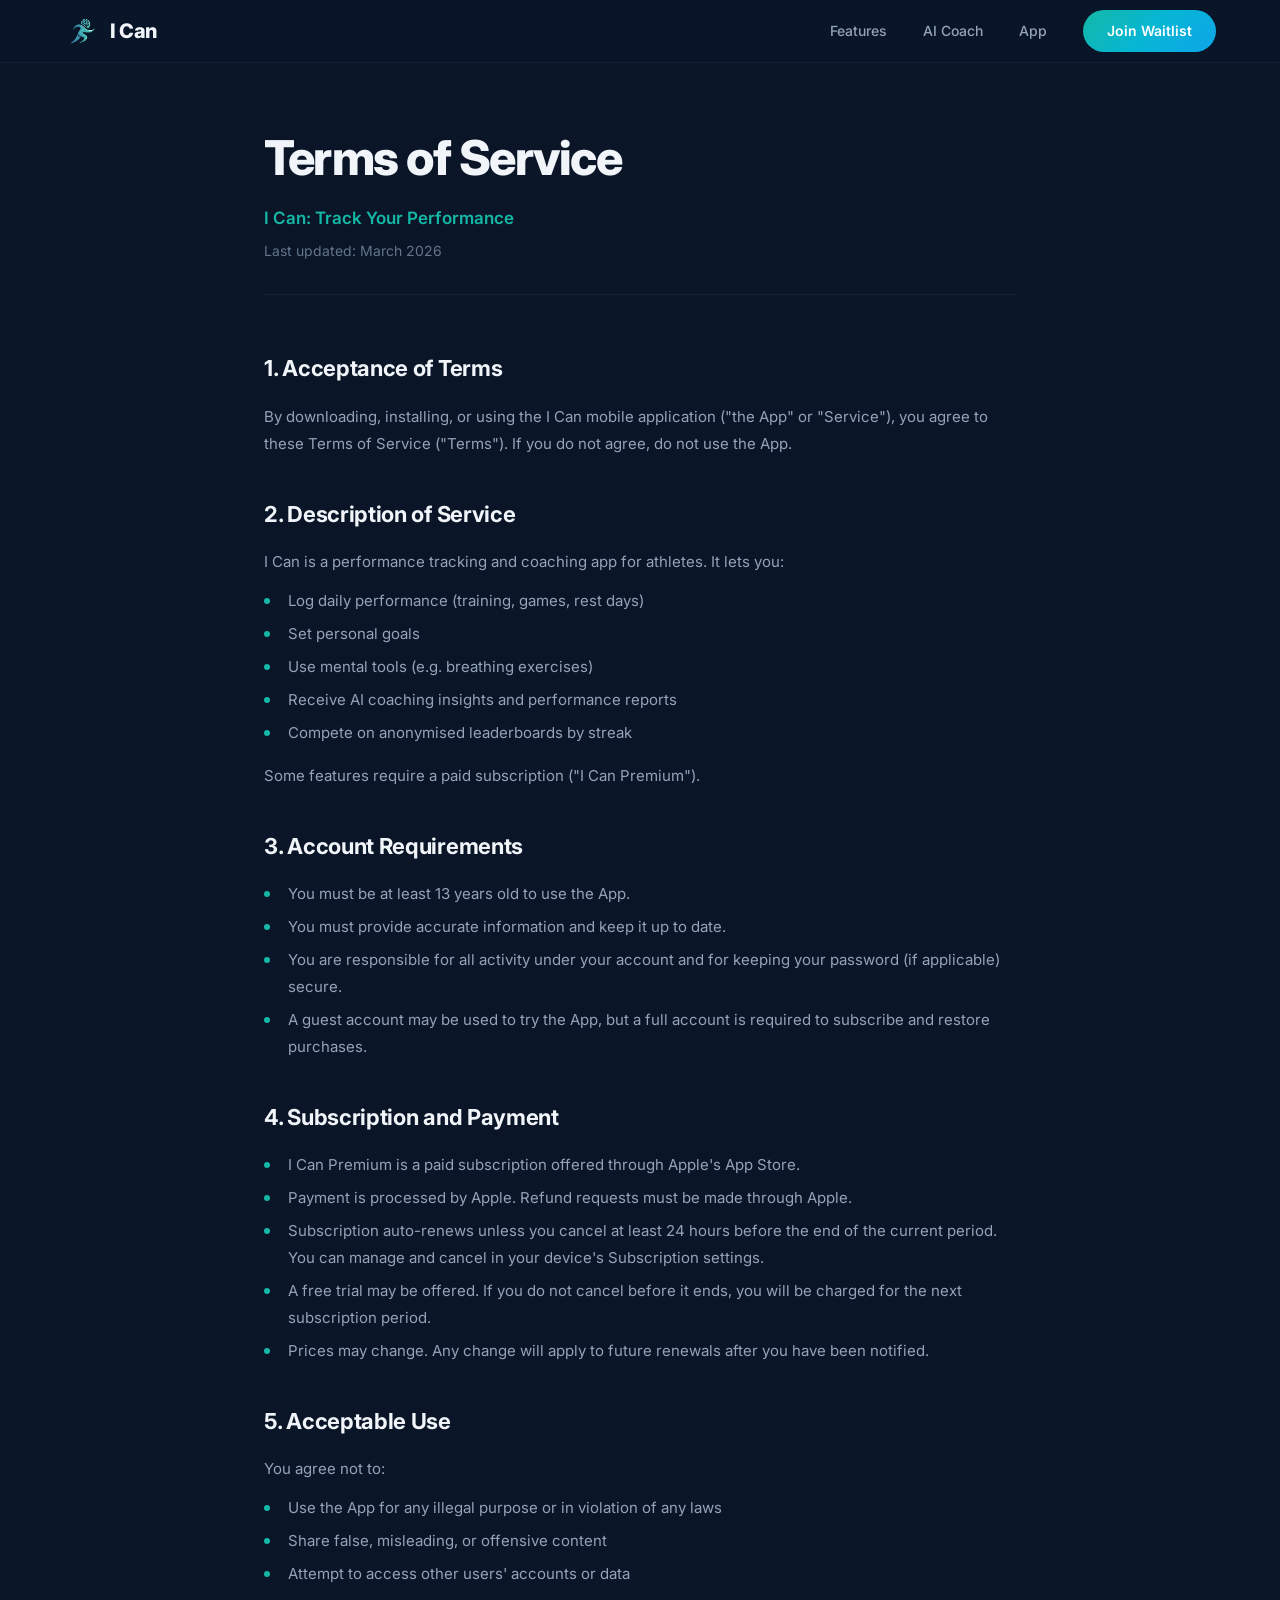
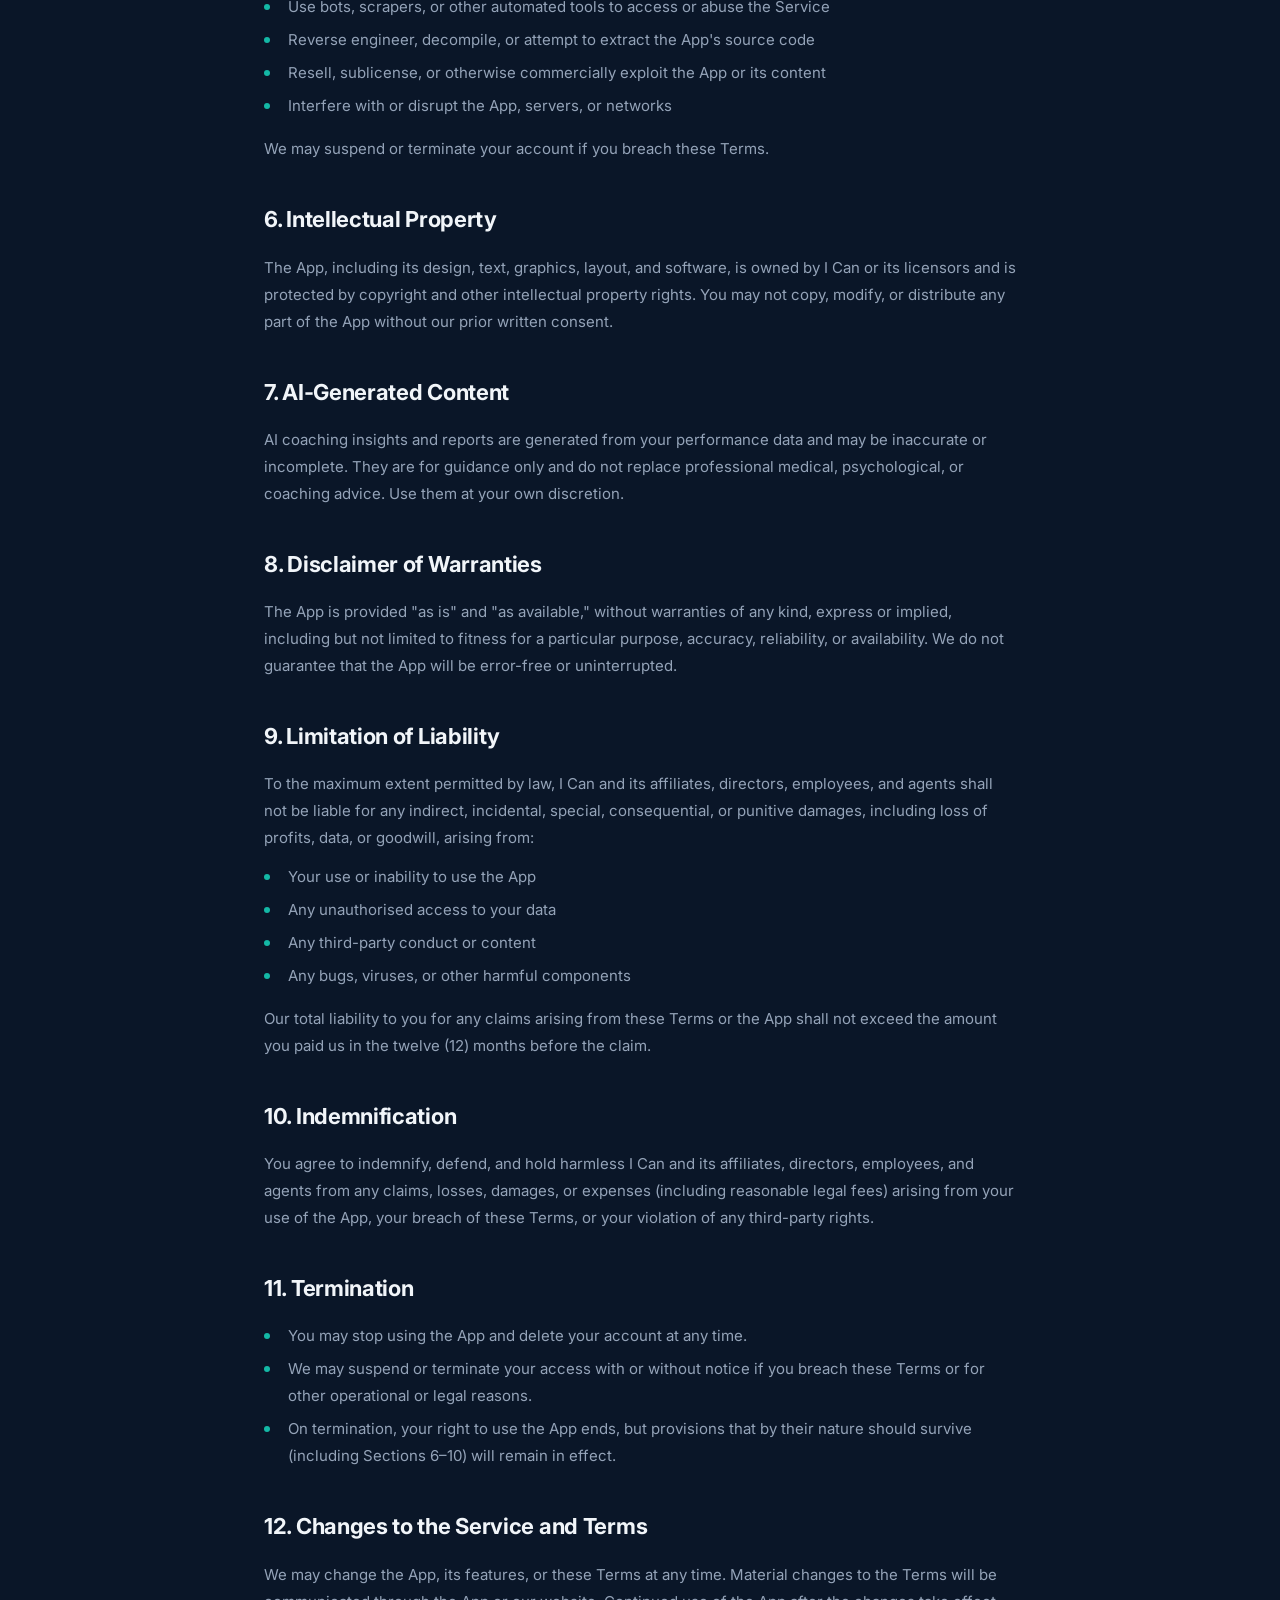
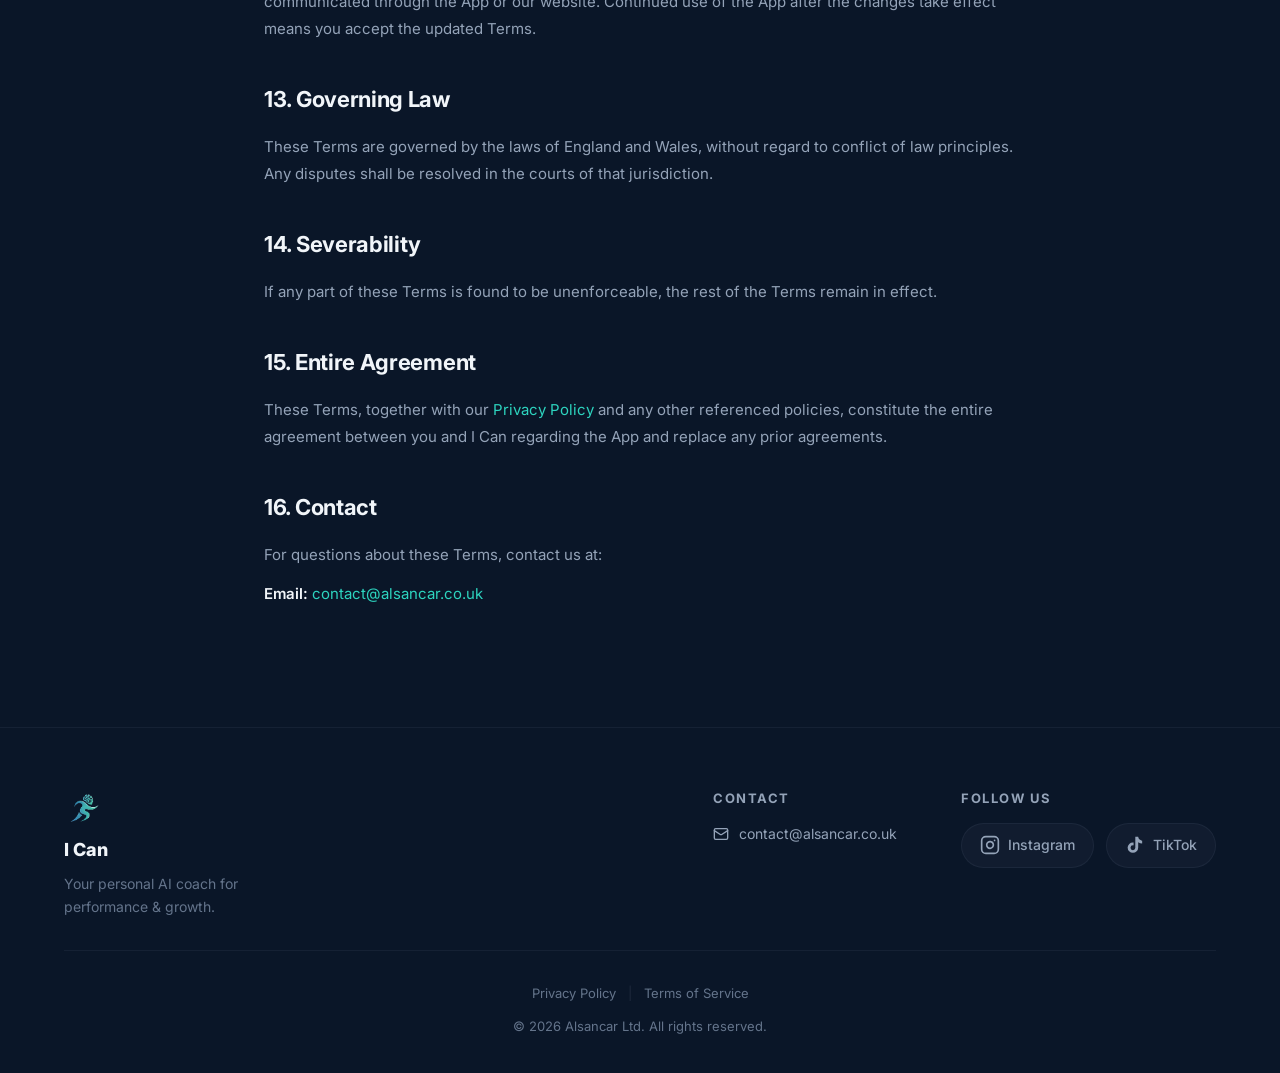
<file: terms/index.html>
<!DOCTYPE html>
<html lang="en">
<head>
    <meta charset="UTF-8">
    <meta name="viewport" content="width=device-width, initial-scale=1.0">
    <title>Terms of Service — I Can</title>
    <meta name="description" content="Terms of Service for I Can: Track Your Performance">
    <link rel="icon" type="image/png" href="../assets/logo.png">
    <link rel="preconnect" href="https://fonts.googleapis.com">
    <link rel="preconnect" href="https://fonts.gstatic.com" crossorigin>
    <link href="https://fonts.googleapis.com/css2?family=Inter:wght@300;400;500;600;700;800;900&display=swap" rel="stylesheet">
    <link rel="stylesheet" href="../styles.css">
    <link rel="stylesheet" href="../legal.css">
</head>
<body>
    <!-- Navbar -->
    <nav class="navbar scrolled">
        <div class="nav-container">
            <a href="/" class="nav-logo">
                <img src="../assets/logo.png" alt="I Can Logo" class="nav-logo-img">
                <span class="nav-logo-text">I Can</span>
            </a>
            <div class="nav-links">
                <a href="/#features">Features</a>
                <a href="/#ai-coach">AI Coach</a>
                <a href="/#screenshots">App</a>
                <a href="/#waitlist" class="nav-cta">Join Waitlist</a>
            </div>
            <button class="mobile-menu-btn" id="mobileMenuBtn" aria-label="Toggle menu">
                <span></span>
                <span></span>
                <span></span>
            </button>
        </div>
        <div class="mobile-menu" id="mobileMenu">
            <a href="/#features">Features</a>
            <a href="/#ai-coach">AI Coach</a>
            <a href="/#screenshots">App</a>
            <a href="/#waitlist" class="nav-cta">Join Waitlist</a>
        </div>
    </nav>

    <!-- Legal Content -->
    <main class="legal-page">
        <div class="container">
            <div class="legal-header">
                <h1>Terms of Service</h1>
                <p class="legal-app-name">I Can: Track Your Performance</p>
                <p class="legal-updated">Last updated: March 2026</p>
            </div>

            <div class="legal-content">
                <section>
                    <h2>1. Acceptance of Terms</h2>
                    <p>By downloading, installing, or using the I Can mobile application ("the App" or "Service"), you agree to these Terms of Service ("Terms"). If you do not agree, do not use the App.</p>
                </section>

                <section>
                    <h2>2. Description of Service</h2>
                    <p>I Can is a performance tracking and coaching app for athletes. It lets you:</p>
                    <ul>
                        <li>Log daily performance (training, games, rest days)</li>
                        <li>Set personal goals</li>
                        <li>Use mental tools (e.g. breathing exercises)</li>
                        <li>Receive AI coaching insights and performance reports</li>
                        <li>Compete on anonymised leaderboards by streak</li>
                    </ul>
                    <p>Some features require a paid subscription ("I Can Premium").</p>
                </section>

                <section>
                    <h2>3. Account Requirements</h2>
                    <ul>
                        <li>You must be at least 13 years old to use the App.</li>
                        <li>You must provide accurate information and keep it up to date.</li>
                        <li>You are responsible for all activity under your account and for keeping your password (if applicable) secure.</li>
                        <li>A guest account may be used to try the App, but a full account is required to subscribe and restore purchases.</li>
                    </ul>
                </section>

                <section>
                    <h2>4. Subscription and Payment</h2>
                    <ul>
                        <li>I Can Premium is a paid subscription offered through Apple's App Store.</li>
                        <li>Payment is processed by Apple. Refund requests must be made through Apple.</li>
                        <li>Subscription auto-renews unless you cancel at least 24 hours before the end of the current period. You can manage and cancel in your device's Subscription settings.</li>
                        <li>A free trial may be offered. If you do not cancel before it ends, you will be charged for the next subscription period.</li>
                        <li>Prices may change. Any change will apply to future renewals after you have been notified.</li>
                    </ul>
                </section>

                <section>
                    <h2>5. Acceptable Use</h2>
                    <p>You agree not to:</p>
                    <ul>
                        <li>Use the App for any illegal purpose or in violation of any laws</li>
                        <li>Share false, misleading, or offensive content</li>
                        <li>Attempt to access other users' accounts or data</li>
                        <li>Use bots, scrapers, or other automated tools to access or abuse the Service</li>
                        <li>Reverse engineer, decompile, or attempt to extract the App's source code</li>
                        <li>Resell, sublicense, or otherwise commercially exploit the App or its content</li>
                        <li>Interfere with or disrupt the App, servers, or networks</li>
                    </ul>
                    <p>We may suspend or terminate your account if you breach these Terms.</p>
                </section>

                <section>
                    <h2>6. Intellectual Property</h2>
                    <p>The App, including its design, text, graphics, layout, and software, is owned by I Can or its licensors and is protected by copyright and other intellectual property rights. You may not copy, modify, or distribute any part of the App without our prior written consent.</p>
                </section>

                <section>
                    <h2>7. AI-Generated Content</h2>
                    <p>AI coaching insights and reports are generated from your performance data and may be inaccurate or incomplete. They are for guidance only and do not replace professional medical, psychological, or coaching advice. Use them at your own discretion.</p>
                </section>

                <section>
                    <h2>8. Disclaimer of Warranties</h2>
                    <p>The App is provided "as is" and "as available," without warranties of any kind, express or implied, including but not limited to fitness for a particular purpose, accuracy, reliability, or availability. We do not guarantee that the App will be error-free or uninterrupted.</p>
                </section>

                <section>
                    <h2>9. Limitation of Liability</h2>
                    <p>To the maximum extent permitted by law, I Can and its affiliates, directors, employees, and agents shall not be liable for any indirect, incidental, special, consequential, or punitive damages, including loss of profits, data, or goodwill, arising from:</p>
                    <ul>
                        <li>Your use or inability to use the App</li>
                        <li>Any unauthorised access to your data</li>
                        <li>Any third-party conduct or content</li>
                        <li>Any bugs, viruses, or other harmful components</li>
                    </ul>
                    <p>Our total liability to you for any claims arising from these Terms or the App shall not exceed the amount you paid us in the twelve (12) months before the claim.</p>
                </section>

                <section>
                    <h2>10. Indemnification</h2>
                    <p>You agree to indemnify, defend, and hold harmless I Can and its affiliates, directors, employees, and agents from any claims, losses, damages, or expenses (including reasonable legal fees) arising from your use of the App, your breach of these Terms, or your violation of any third-party rights.</p>
                </section>

                <section>
                    <h2>11. Termination</h2>
                    <ul>
                        <li>You may stop using the App and delete your account at any time.</li>
                        <li>We may suspend or terminate your access with or without notice if you breach these Terms or for other operational or legal reasons.</li>
                        <li>On termination, your right to use the App ends, but provisions that by their nature should survive (including Sections 6–10) will remain in effect.</li>
                    </ul>
                </section>

                <section>
                    <h2>12. Changes to the Service and Terms</h2>
                    <p>We may change the App, its features, or these Terms at any time. Material changes to the Terms will be communicated through the App or our website. Continued use of the App after the changes take effect means you accept the updated Terms.</p>
                </section>

                <section>
                    <h2>13. Governing Law</h2>
                    <p>These Terms are governed by the laws of England and Wales, without regard to conflict of law principles. Any disputes shall be resolved in the courts of that jurisdiction.</p>
                </section>

                <section>
                    <h2>14. Severability</h2>
                    <p>If any part of these Terms is found to be unenforceable, the rest of the Terms remain in effect.</p>
                </section>

                <section>
                    <h2>15. Entire Agreement</h2>
                    <p>These Terms, together with our <a href="/privacy">Privacy Policy</a> and any other referenced policies, constitute the entire agreement between you and I Can regarding the App and replace any prior agreements.</p>
                </section>

                <section>
                    <h2>16. Contact</h2>
                    <p>For questions about these Terms, contact us at:</p>
                    <p><strong>Email:</strong> <a href="mailto:contact@alsancar.co.uk">contact@alsancar.co.uk</a></p>
                </section>
            </div>
        </div>
    </main>

    <!-- Footer -->
    <footer class="footer">
        <div class="container">
            <div class="footer-content">
                <div class="footer-top">
                    <div class="footer-brand">
                        <img src="../assets/logo.png" alt="I Can Logo" class="footer-logo">
                        <span class="footer-brand-name">I Can</span>
                        <p class="footer-tagline">Your personal AI coach for performance & growth.</p>
                    </div>
                    <div class="footer-links-group">
                        <div class="footer-col">
                            <h4 class="footer-heading">Contact</h4>
                            <a href="mailto:contact@alsancar.co.uk" class="footer-link">
                                <svg width="16" height="16" viewBox="0 0 24 24" fill="none" stroke="currentColor" stroke-width="2" stroke-linecap="round" stroke-linejoin="round"><rect width="20" height="16" x="2" y="4" rx="2"/><path d="m22 7-8.97 5.7a1.94 1.94 0 0 1-2.06 0L2 7"/></svg>
                                contact@alsancar.co.uk
                            </a>
                        </div>
                        <div class="footer-col">
                            <h4 class="footer-heading">Follow Us</h4>
                            <div class="footer-socials">
                                <a href="https://www.instagram.com/ican_app/" target="_blank" rel="noopener noreferrer" class="social-link" aria-label="Instagram">
                                    <svg width="20" height="20" viewBox="0 0 24 24" fill="none" stroke="currentColor" stroke-width="2" stroke-linecap="round" stroke-linejoin="round"><rect width="20" height="20" x="2" y="2" rx="5" ry="5"/><path d="M16 11.37A4 4 0 1 1 12.63 8 4 4 0 0 1 16 11.37z"/><line x1="17.5" x2="17.51" y1="6.5" y2="6.5"/></svg>
                                    <span>Instagram</span>
                                </a>
                                <a href="https://www.tiktok.com/@.icanofficial?_r=1&_t=ZN-94w7IeGGnv4" target="_blank" rel="noopener noreferrer" class="social-link" aria-label="TikTok">
                                    <svg width="20" height="20" viewBox="0 0 24 24" fill="currentColor"><path d="M19.59 6.69a4.83 4.83 0 0 1-3.77-4.25V2h-3.45v13.67a2.89 2.89 0 0 1-2.88 2.5 2.89 2.89 0 0 1-2.89-2.89 2.89 2.89 0 0 1 2.89-2.89c.28 0 .54.04.79.1v-3.5a6.37 6.37 0 0 0-.79-.05A6.34 6.34 0 0 0 3.15 15a6.34 6.34 0 0 0 6.34 6.34 6.34 6.34 0 0 0 6.34-6.34V8.75a8.18 8.18 0 0 0 4.76 1.52V6.84a4.84 4.84 0 0 1-1-.15z"/></svg>
                                    <span>TikTok</span>
                                </a>
                            </div>
                        </div>
                    </div>
                </div>
                <div class="footer-divider"></div>
                <div class="footer-bottom">
                    <div class="footer-legal">
                        <a href="/privacy">Privacy Policy</a>
                        <span class="footer-legal-divider">|</span>
                        <a href="/terms">Terms of Service</a>
                    </div>
                    <p>&copy; 2026 Alsancar Ltd. All rights reserved.</p>
                </div>
            </div>
        </div>
    </footer>

    <script>
        // Mobile menu toggle
        const mobileMenuBtn = document.getElementById('mobileMenuBtn');
        const mobileMenu = document.getElementById('mobileMenu');
        mobileMenuBtn.addEventListener('click', () => {
            mobileMenuBtn.classList.toggle('active');
            mobileMenu.classList.toggle('active');
        });
        mobileMenu.querySelectorAll('a').forEach(link => {
            link.addEventListener('click', () => {
                mobileMenuBtn.classList.remove('active');
                mobileMenu.classList.remove('active');
            });
        });
    </script>
</body>
</html>
</file>
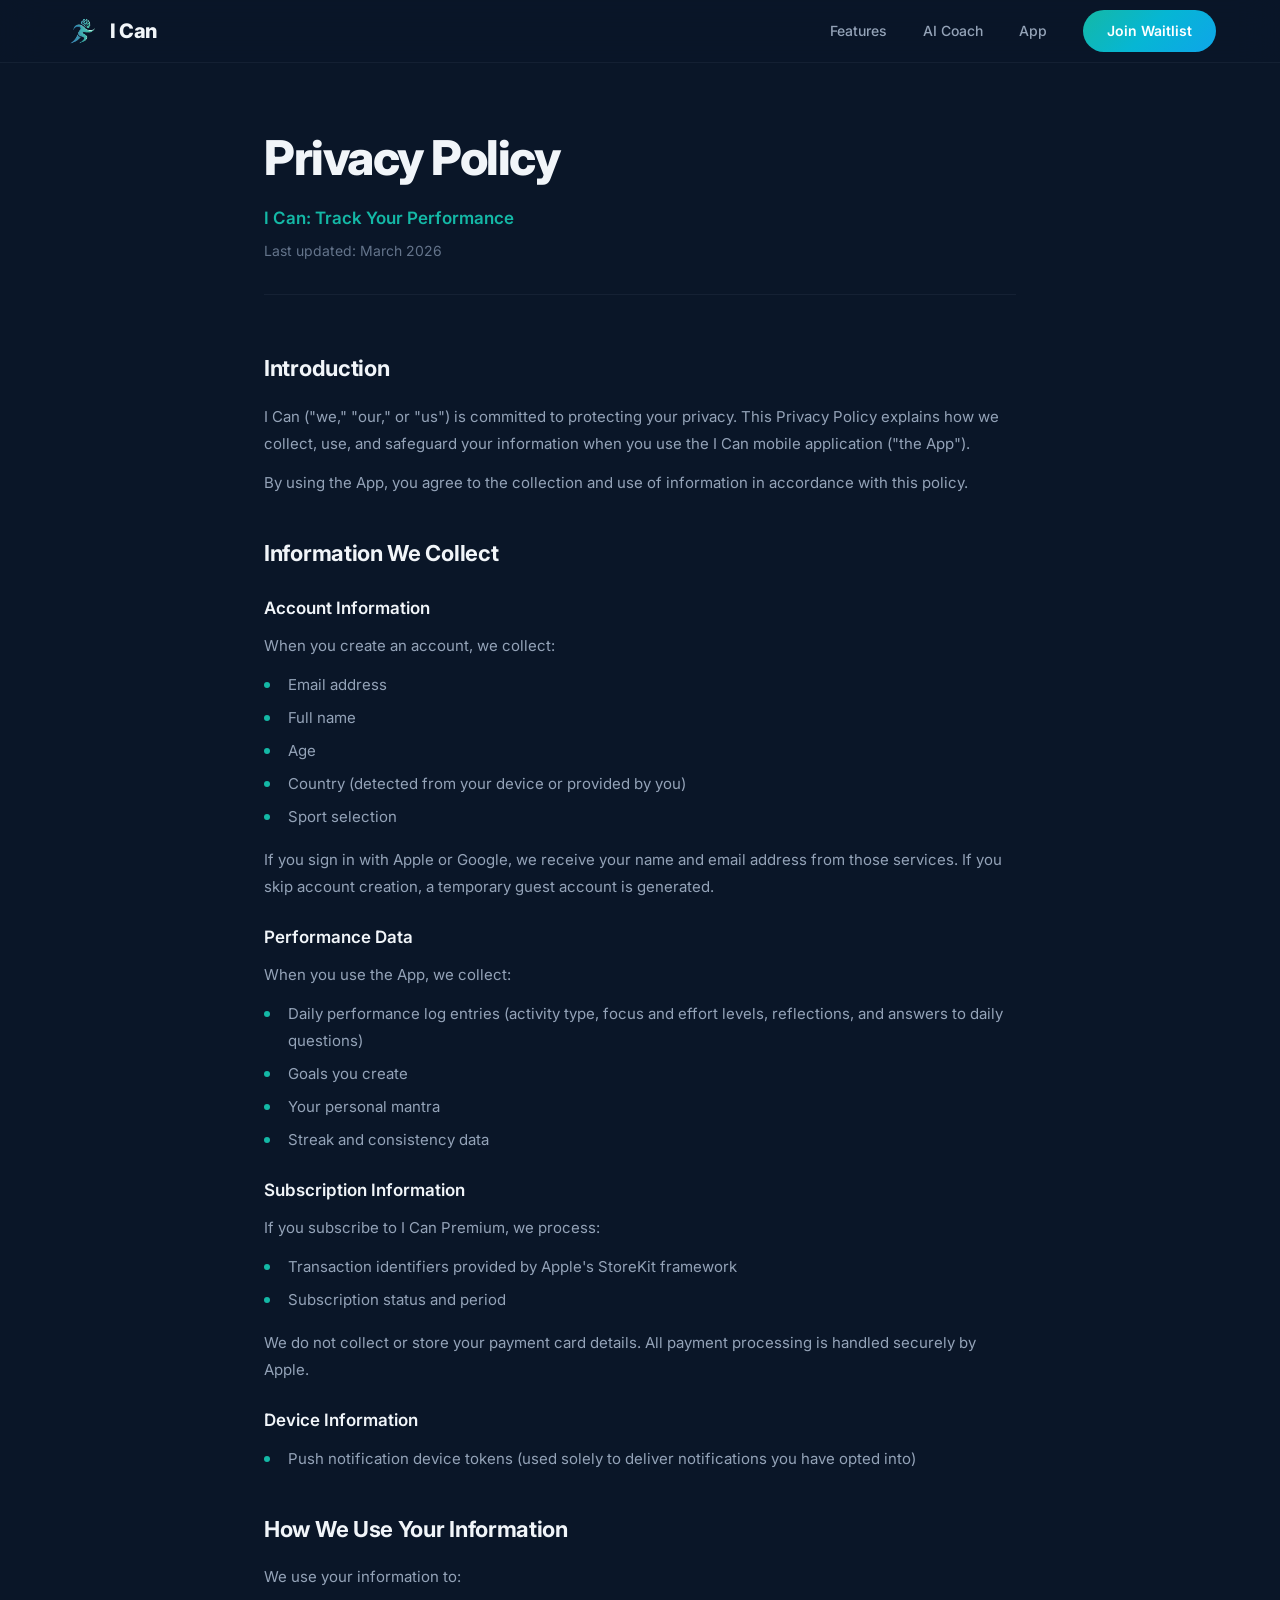
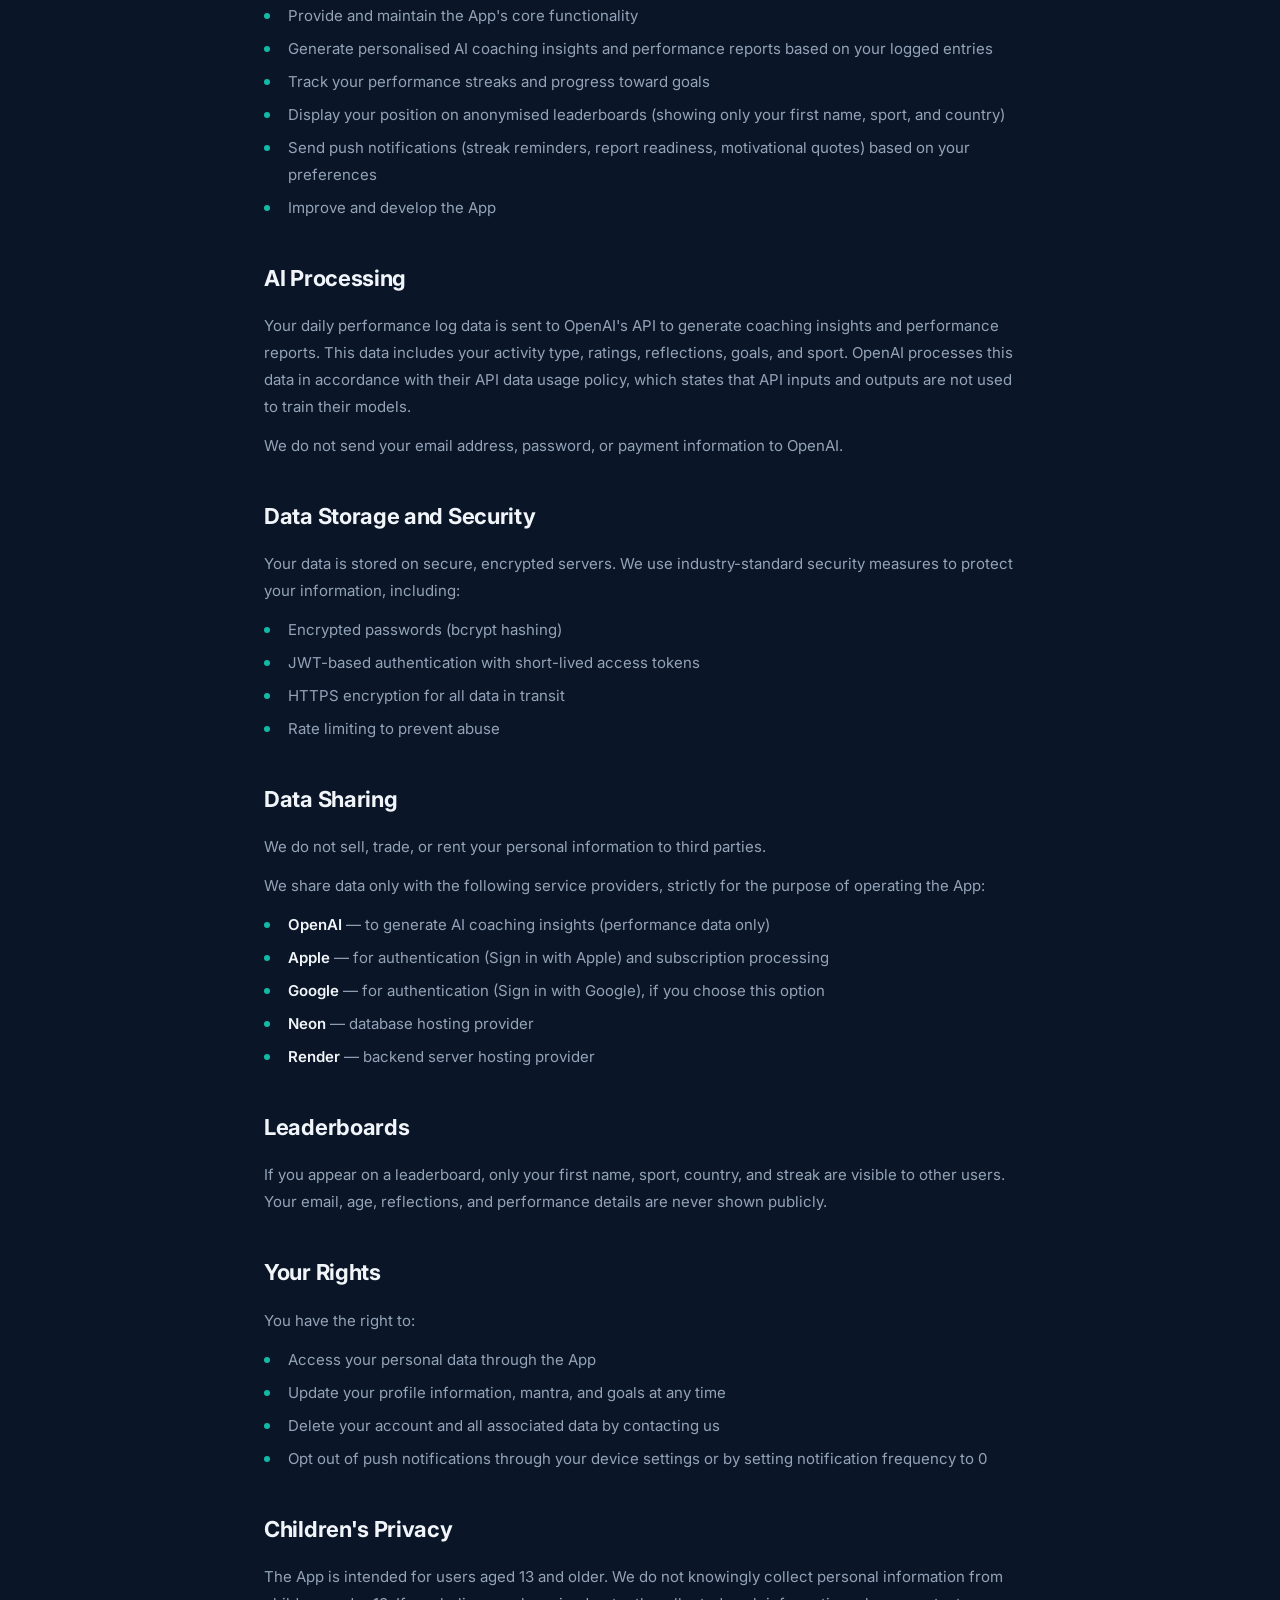
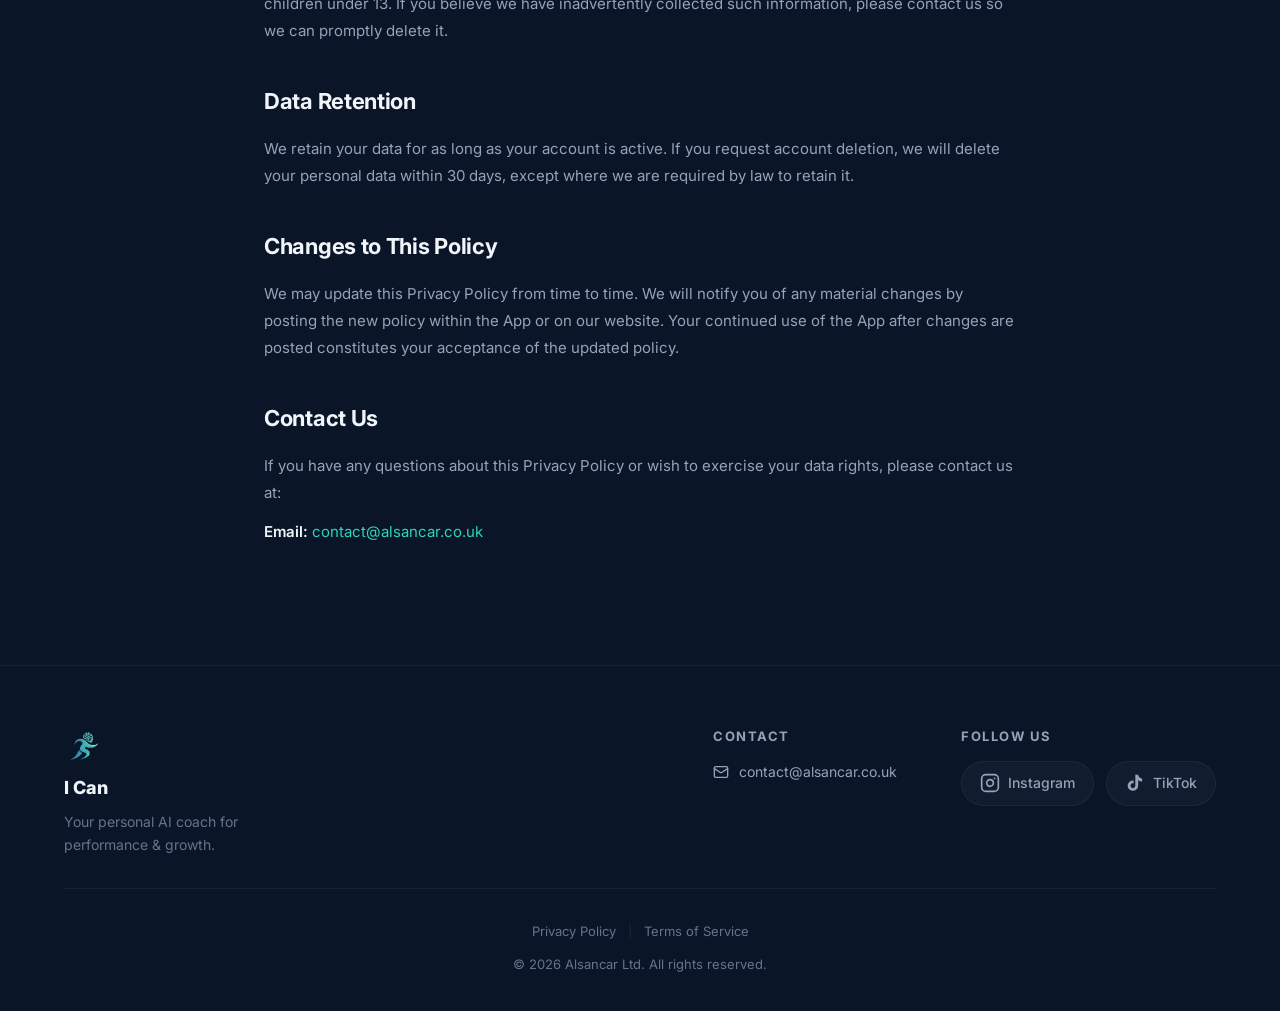
<file: privacy.html>
<!DOCTYPE html>
<html lang="en">
<head>
    <meta charset="UTF-8">
    <meta name="viewport" content="width=device-width, initial-scale=1.0">
    <title>Privacy Policy — I Can</title>
    <meta name="description" content="Privacy Policy for I Can: Track Your Performance">
    <link rel="icon" type="image/png" href="assets/logo.png">
    <link rel="preconnect" href="https://fonts.googleapis.com">
    <link rel="preconnect" href="https://fonts.gstatic.com" crossorigin>
    <link href="https://fonts.googleapis.com/css2?family=Inter:wght@300;400;500;600;700;800;900&display=swap" rel="stylesheet">
    <link rel="stylesheet" href="styles.css">
    <link rel="stylesheet" href="legal.css">
</head>
<body>
    <!-- Navbar -->
    <nav class="navbar scrolled">
        <div class="nav-container">
            <a href="index.html" class="nav-logo">
                <img src="assets/logo.png" alt="I Can Logo" class="nav-logo-img">
                <span class="nav-logo-text">I Can</span>
            </a>
            <div class="nav-links">
                <a href="index.html#features">Features</a>
                <a href="index.html#ai-coach">AI Coach</a>
                <a href="index.html#screenshots">App</a>
                <a href="index.html#waitlist" class="nav-cta">Join Waitlist</a>
            </div>
            <button class="mobile-menu-btn" id="mobileMenuBtn" aria-label="Toggle menu">
                <span></span>
                <span></span>
                <span></span>
            </button>
        </div>
        <div class="mobile-menu" id="mobileMenu">
            <a href="index.html#features">Features</a>
            <a href="index.html#ai-coach">AI Coach</a>
            <a href="index.html#screenshots">App</a>
            <a href="index.html#waitlist" class="nav-cta">Join Waitlist</a>
        </div>
    </nav>

    <!-- Legal Content -->
    <main class="legal-page">
        <div class="container">
            <div class="legal-header">
                <h1>Privacy Policy</h1>
                <p class="legal-app-name">I Can: Track Your Performance</p>
                <p class="legal-updated">Last updated: March 2026</p>
            </div>

            <div class="legal-content">
                <section>
                    <h2>Introduction</h2>
                    <p>I Can ("we," "our," or "us") is committed to protecting your privacy. This Privacy Policy explains how we collect, use, and safeguard your information when you use the I Can mobile application ("the App").</p>
                    <p>By using the App, you agree to the collection and use of information in accordance with this policy.</p>
                </section>

                <section>
                    <h2>Information We Collect</h2>

                    <h3>Account Information</h3>
                    <p>When you create an account, we collect:</p>
                    <ul>
                        <li>Email address</li>
                        <li>Full name</li>
                        <li>Age</li>
                        <li>Country (detected from your device or provided by you)</li>
                        <li>Sport selection</li>
                    </ul>
                    <p>If you sign in with Apple or Google, we receive your name and email address from those services. If you skip account creation, a temporary guest account is generated.</p>

                    <h3>Performance Data</h3>
                    <p>When you use the App, we collect:</p>
                    <ul>
                        <li>Daily performance log entries (activity type, focus and effort levels, reflections, and answers to daily questions)</li>
                        <li>Goals you create</li>
                        <li>Your personal mantra</li>
                        <li>Streak and consistency data</li>
                    </ul>

                    <h3>Subscription Information</h3>
                    <p>If you subscribe to I Can Premium, we process:</p>
                    <ul>
                        <li>Transaction identifiers provided by Apple's StoreKit framework</li>
                        <li>Subscription status and period</li>
                    </ul>
                    <p>We do not collect or store your payment card details. All payment processing is handled securely by Apple.</p>

                    <h3>Device Information</h3>
                    <ul>
                        <li>Push notification device tokens (used solely to deliver notifications you have opted into)</li>
                    </ul>
                </section>

                <section>
                    <h2>How We Use Your Information</h2>
                    <p>We use your information to:</p>
                    <ul>
                        <li>Provide and maintain the App's core functionality</li>
                        <li>Generate personalised AI coaching insights and performance reports based on your logged entries</li>
                        <li>Track your performance streaks and progress toward goals</li>
                        <li>Display your position on anonymised leaderboards (showing only your first name, sport, and country)</li>
                        <li>Send push notifications (streak reminders, report readiness, motivational quotes) based on your preferences</li>
                        <li>Improve and develop the App</li>
                    </ul>
                </section>

                <section>
                    <h2>AI Processing</h2>
                    <p>Your daily performance log data is sent to OpenAI's API to generate coaching insights and performance reports. This data includes your activity type, ratings, reflections, goals, and sport. OpenAI processes this data in accordance with their API data usage policy, which states that API inputs and outputs are not used to train their models.</p>
                    <p>We do not send your email address, password, or payment information to OpenAI.</p>
                </section>

                <section>
                    <h2>Data Storage and Security</h2>
                    <p>Your data is stored on secure, encrypted servers. We use industry-standard security measures to protect your information, including:</p>
                    <ul>
                        <li>Encrypted passwords (bcrypt hashing)</li>
                        <li>JWT-based authentication with short-lived access tokens</li>
                        <li>HTTPS encryption for all data in transit</li>
                        <li>Rate limiting to prevent abuse</li>
                    </ul>
                </section>

                <section>
                    <h2>Data Sharing</h2>
                    <p>We do not sell, trade, or rent your personal information to third parties.</p>
                    <p>We share data only with the following service providers, strictly for the purpose of operating the App:</p>
                    <ul>
                        <li><strong>OpenAI</strong> — to generate AI coaching insights (performance data only)</li>
                        <li><strong>Apple</strong> — for authentication (Sign in with Apple) and subscription processing</li>
                        <li><strong>Google</strong> — for authentication (Sign in with Google), if you choose this option</li>
                        <li><strong>Neon</strong> — database hosting provider</li>
                        <li><strong>Render</strong> — backend server hosting provider</li>
                    </ul>
                </section>

                <section>
                    <h2>Leaderboards</h2>
                    <p>If you appear on a leaderboard, only your first name, sport, country, and streak are visible to other users. Your email, age, reflections, and performance details are never shown publicly.</p>
                </section>

                <section>
                    <h2>Your Rights</h2>
                    <p>You have the right to:</p>
                    <ul>
                        <li>Access your personal data through the App</li>
                        <li>Update your profile information, mantra, and goals at any time</li>
                        <li>Delete your account and all associated data by contacting us</li>
                        <li>Opt out of push notifications through your device settings or by setting notification frequency to 0</li>
                    </ul>
                </section>

                <section>
                    <h2>Children's Privacy</h2>
                    <p>The App is intended for users aged 13 and older. We do not knowingly collect personal information from children under 13. If you believe we have inadvertently collected such information, please contact us so we can promptly delete it.</p>
                </section>

                <section>
                    <h2>Data Retention</h2>
                    <p>We retain your data for as long as your account is active. If you request account deletion, we will delete your personal data within 30 days, except where we are required by law to retain it.</p>
                </section>

                <section>
                    <h2>Changes to This Policy</h2>
                    <p>We may update this Privacy Policy from time to time. We will notify you of any material changes by posting the new policy within the App or on our website. Your continued use of the App after changes are posted constitutes your acceptance of the updated policy.</p>
                </section>

                <section>
                    <h2>Contact Us</h2>
                    <p>If you have any questions about this Privacy Policy or wish to exercise your data rights, please contact us at:</p>
                    <p><strong>Email:</strong> <a href="mailto:contact@alsancar.co.uk">contact@alsancar.co.uk</a></p>
                </section>
            </div>
        </div>
    </main>

    <!-- Footer -->
    <footer class="footer">
        <div class="container">
            <div class="footer-content">
                <div class="footer-top">
                    <div class="footer-brand">
                        <img src="assets/logo.png" alt="I Can Logo" class="footer-logo">
                        <span class="footer-brand-name">I Can</span>
                        <p class="footer-tagline">Your personal AI coach for performance & growth.</p>
                    </div>
                    <div class="footer-links-group">
                        <div class="footer-col">
                            <h4 class="footer-heading">Contact</h4>
                            <a href="mailto:contact@alsancar.co.uk" class="footer-link">
                                <svg width="16" height="16" viewBox="0 0 24 24" fill="none" stroke="currentColor" stroke-width="2" stroke-linecap="round" stroke-linejoin="round"><rect width="20" height="16" x="2" y="4" rx="2"/><path d="m22 7-8.97 5.7a1.94 1.94 0 0 1-2.06 0L2 7"/></svg>
                                contact@alsancar.co.uk
                            </a>
                        </div>
                        <div class="footer-col">
                            <h4 class="footer-heading">Follow Us</h4>
                            <div class="footer-socials">
                                <a href="https://www.instagram.com/ican_app/" target="_blank" rel="noopener noreferrer" class="social-link" aria-label="Instagram">
                                    <svg width="20" height="20" viewBox="0 0 24 24" fill="none" stroke="currentColor" stroke-width="2" stroke-linecap="round" stroke-linejoin="round"><rect width="20" height="20" x="2" y="2" rx="5" ry="5"/><path d="M16 11.37A4 4 0 1 1 12.63 8 4 4 0 0 1 16 11.37z"/><line x1="17.5" x2="17.51" y1="6.5" y2="6.5"/></svg>
                                    <span>Instagram</span>
                                </a>
                                <a href="https://www.tiktok.com/@.icanofficial?_r=1&_t=ZN-94w7IeGGnv4" target="_blank" rel="noopener noreferrer" class="social-link" aria-label="TikTok">
                                    <svg width="20" height="20" viewBox="0 0 24 24" fill="currentColor"><path d="M19.59 6.69a4.83 4.83 0 0 1-3.77-4.25V2h-3.45v13.67a2.89 2.89 0 0 1-2.88 2.5 2.89 2.89 0 0 1-2.89-2.89 2.89 2.89 0 0 1 2.89-2.89c.28 0 .54.04.79.1v-3.5a6.37 6.37 0 0 0-.79-.05A6.34 6.34 0 0 0 3.15 15a6.34 6.34 0 0 0 6.34 6.34 6.34 6.34 0 0 0 6.34-6.34V8.75a8.18 8.18 0 0 0 4.76 1.52V6.84a4.84 4.84 0 0 1-1-.15z"/></svg>
                                    <span>TikTok</span>
                                </a>
                            </div>
                        </div>
                    </div>
                </div>
                <div class="footer-divider"></div>
                <div class="footer-bottom">
                    <div class="footer-legal">
                        <a href="privacy.html">Privacy Policy</a>
                        <span class="footer-legal-divider">|</span>
                        <a href="terms.html">Terms of Service</a>
                    </div>
                    <p>&copy; 2026 Alsancar Ltd. All rights reserved.</p>
                </div>
            </div>
        </div>
    </footer>

    <script>
        // Mobile menu toggle
        const mobileMenuBtn = document.getElementById('mobileMenuBtn');
        const mobileMenu = document.getElementById('mobileMenu');
        mobileMenuBtn.addEventListener('click', () => {
            mobileMenuBtn.classList.toggle('active');
            mobileMenu.classList.toggle('active');
        });
        mobileMenu.querySelectorAll('a').forEach(link => {
            link.addEventListener('click', () => {
                mobileMenuBtn.classList.remove('active');
                mobileMenu.classList.remove('active');
            });
        });
    </script>
</body>
</html>
</file>
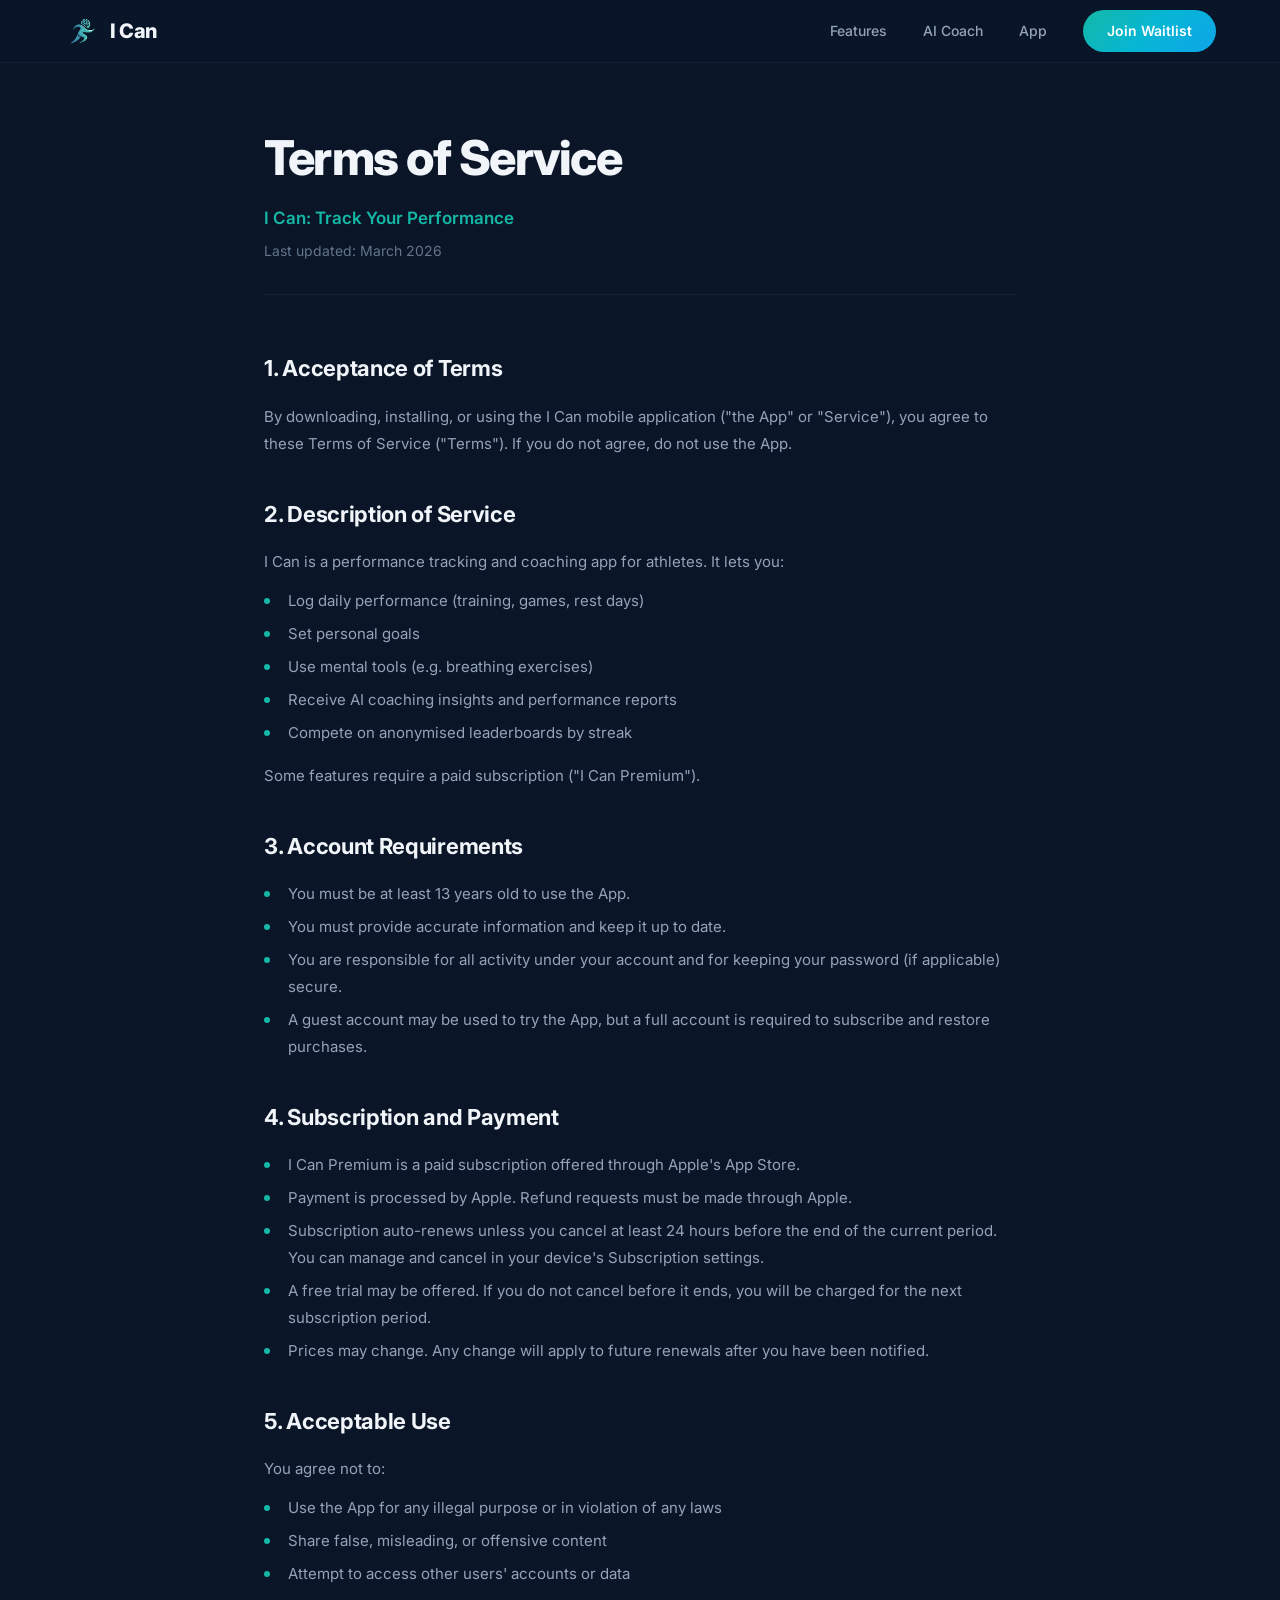
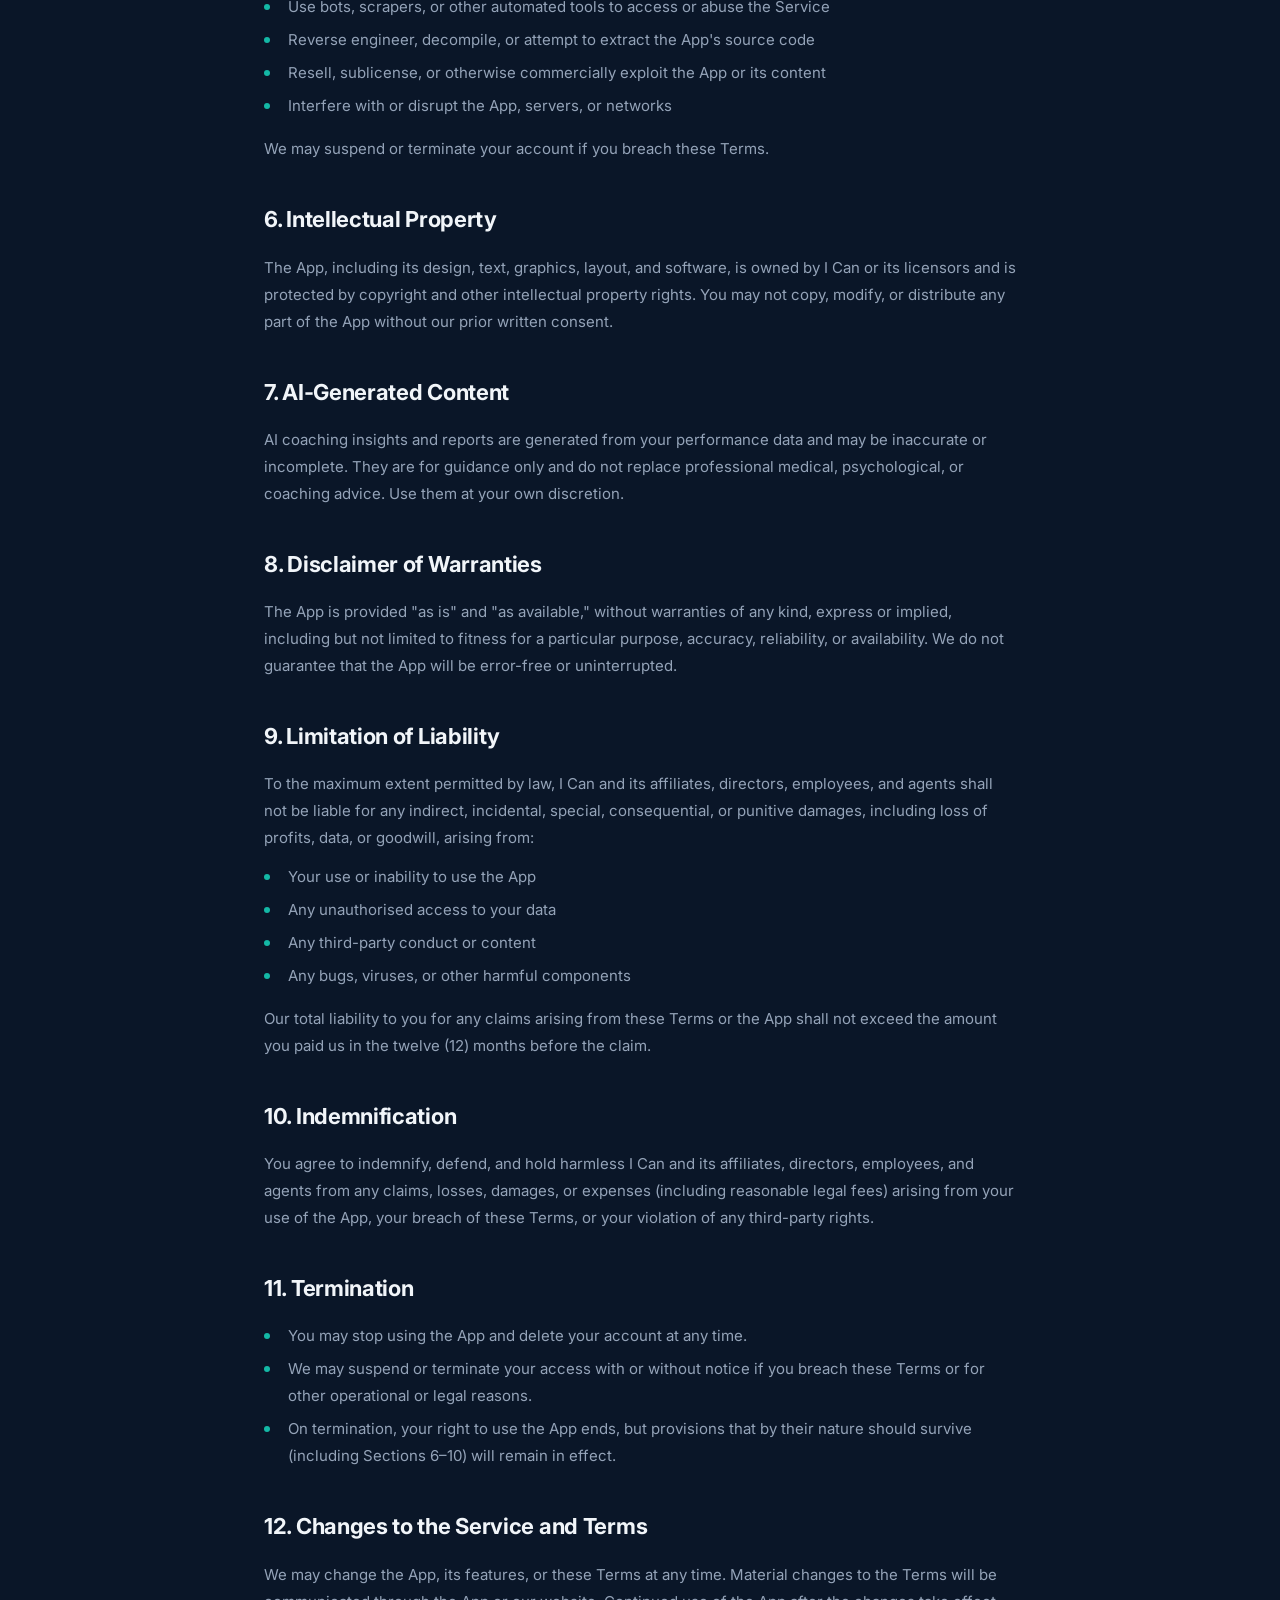
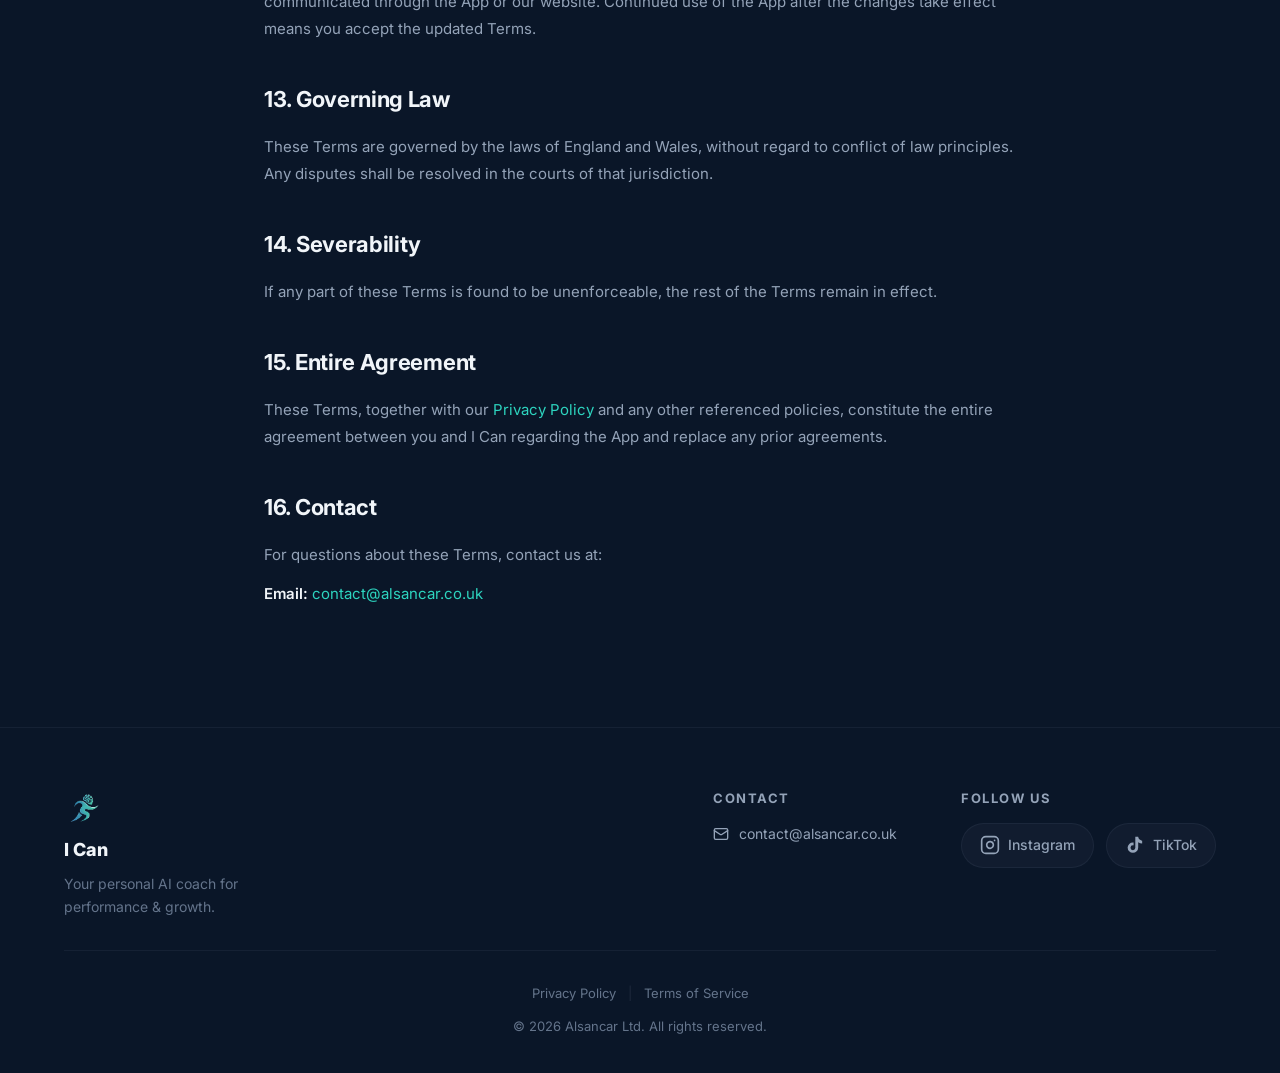
<file: terms.html>
<!DOCTYPE html>
<html lang="en">
<head>
    <meta charset="UTF-8">
    <meta name="viewport" content="width=device-width, initial-scale=1.0">
    <title>Terms of Service — I Can</title>
    <meta name="description" content="Terms of Service for I Can: Track Your Performance">
    <link rel="icon" type="image/png" href="assets/logo.png">
    <link rel="preconnect" href="https://fonts.googleapis.com">
    <link rel="preconnect" href="https://fonts.gstatic.com" crossorigin>
    <link href="https://fonts.googleapis.com/css2?family=Inter:wght@300;400;500;600;700;800;900&display=swap" rel="stylesheet">
    <link rel="stylesheet" href="styles.css">
    <link rel="stylesheet" href="legal.css">
</head>
<body>
    <!-- Navbar -->
    <nav class="navbar scrolled">
        <div class="nav-container">
            <a href="index.html" class="nav-logo">
                <img src="assets/logo.png" alt="I Can Logo" class="nav-logo-img">
                <span class="nav-logo-text">I Can</span>
            </a>
            <div class="nav-links">
                <a href="index.html#features">Features</a>
                <a href="index.html#ai-coach">AI Coach</a>
                <a href="index.html#screenshots">App</a>
                <a href="index.html#waitlist" class="nav-cta">Join Waitlist</a>
            </div>
            <button class="mobile-menu-btn" id="mobileMenuBtn" aria-label="Toggle menu">
                <span></span>
                <span></span>
                <span></span>
            </button>
        </div>
        <div class="mobile-menu" id="mobileMenu">
            <a href="index.html#features">Features</a>
            <a href="index.html#ai-coach">AI Coach</a>
            <a href="index.html#screenshots">App</a>
            <a href="index.html#waitlist" class="nav-cta">Join Waitlist</a>
        </div>
    </nav>

    <!-- Legal Content -->
    <main class="legal-page">
        <div class="container">
            <div class="legal-header">
                <h1>Terms of Service</h1>
                <p class="legal-app-name">I Can: Track Your Performance</p>
                <p class="legal-updated">Last updated: March 2026</p>
            </div>

            <div class="legal-content">
                <section>
                    <h2>1. Acceptance of Terms</h2>
                    <p>By downloading, installing, or using the I Can mobile application ("the App" or "Service"), you agree to these Terms of Service ("Terms"). If you do not agree, do not use the App.</p>
                </section>

                <section>
                    <h2>2. Description of Service</h2>
                    <p>I Can is a performance tracking and coaching app for athletes. It lets you:</p>
                    <ul>
                        <li>Log daily performance (training, games, rest days)</li>
                        <li>Set personal goals</li>
                        <li>Use mental tools (e.g. breathing exercises)</li>
                        <li>Receive AI coaching insights and performance reports</li>
                        <li>Compete on anonymised leaderboards by streak</li>
                    </ul>
                    <p>Some features require a paid subscription ("I Can Premium").</p>
                </section>

                <section>
                    <h2>3. Account Requirements</h2>
                    <ul>
                        <li>You must be at least 13 years old to use the App.</li>
                        <li>You must provide accurate information and keep it up to date.</li>
                        <li>You are responsible for all activity under your account and for keeping your password (if applicable) secure.</li>
                        <li>A guest account may be used to try the App, but a full account is required to subscribe and restore purchases.</li>
                    </ul>
                </section>

                <section>
                    <h2>4. Subscription and Payment</h2>
                    <ul>
                        <li>I Can Premium is a paid subscription offered through Apple's App Store.</li>
                        <li>Payment is processed by Apple. Refund requests must be made through Apple.</li>
                        <li>Subscription auto-renews unless you cancel at least 24 hours before the end of the current period. You can manage and cancel in your device's Subscription settings.</li>
                        <li>A free trial may be offered. If you do not cancel before it ends, you will be charged for the next subscription period.</li>
                        <li>Prices may change. Any change will apply to future renewals after you have been notified.</li>
                    </ul>
                </section>

                <section>
                    <h2>5. Acceptable Use</h2>
                    <p>You agree not to:</p>
                    <ul>
                        <li>Use the App for any illegal purpose or in violation of any laws</li>
                        <li>Share false, misleading, or offensive content</li>
                        <li>Attempt to access other users' accounts or data</li>
                        <li>Use bots, scrapers, or other automated tools to access or abuse the Service</li>
                        <li>Reverse engineer, decompile, or attempt to extract the App's source code</li>
                        <li>Resell, sublicense, or otherwise commercially exploit the App or its content</li>
                        <li>Interfere with or disrupt the App, servers, or networks</li>
                    </ul>
                    <p>We may suspend or terminate your account if you breach these Terms.</p>
                </section>

                <section>
                    <h2>6. Intellectual Property</h2>
                    <p>The App, including its design, text, graphics, layout, and software, is owned by I Can or its licensors and is protected by copyright and other intellectual property rights. You may not copy, modify, or distribute any part of the App without our prior written consent.</p>
                </section>

                <section>
                    <h2>7. AI-Generated Content</h2>
                    <p>AI coaching insights and reports are generated from your performance data and may be inaccurate or incomplete. They are for guidance only and do not replace professional medical, psychological, or coaching advice. Use them at your own discretion.</p>
                </section>

                <section>
                    <h2>8. Disclaimer of Warranties</h2>
                    <p>The App is provided "as is" and "as available," without warranties of any kind, express or implied, including but not limited to fitness for a particular purpose, accuracy, reliability, or availability. We do not guarantee that the App will be error-free or uninterrupted.</p>
                </section>

                <section>
                    <h2>9. Limitation of Liability</h2>
                    <p>To the maximum extent permitted by law, I Can and its affiliates, directors, employees, and agents shall not be liable for any indirect, incidental, special, consequential, or punitive damages, including loss of profits, data, or goodwill, arising from:</p>
                    <ul>
                        <li>Your use or inability to use the App</li>
                        <li>Any unauthorised access to your data</li>
                        <li>Any third-party conduct or content</li>
                        <li>Any bugs, viruses, or other harmful components</li>
                    </ul>
                    <p>Our total liability to you for any claims arising from these Terms or the App shall not exceed the amount you paid us in the twelve (12) months before the claim.</p>
                </section>

                <section>
                    <h2>10. Indemnification</h2>
                    <p>You agree to indemnify, defend, and hold harmless I Can and its affiliates, directors, employees, and agents from any claims, losses, damages, or expenses (including reasonable legal fees) arising from your use of the App, your breach of these Terms, or your violation of any third-party rights.</p>
                </section>

                <section>
                    <h2>11. Termination</h2>
                    <ul>
                        <li>You may stop using the App and delete your account at any time.</li>
                        <li>We may suspend or terminate your access with or without notice if you breach these Terms or for other operational or legal reasons.</li>
                        <li>On termination, your right to use the App ends, but provisions that by their nature should survive (including Sections 6–10) will remain in effect.</li>
                    </ul>
                </section>

                <section>
                    <h2>12. Changes to the Service and Terms</h2>
                    <p>We may change the App, its features, or these Terms at any time. Material changes to the Terms will be communicated through the App or our website. Continued use of the App after the changes take effect means you accept the updated Terms.</p>
                </section>

                <section>
                    <h2>13. Governing Law</h2>
                    <p>These Terms are governed by the laws of England and Wales, without regard to conflict of law principles. Any disputes shall be resolved in the courts of that jurisdiction.</p>
                </section>

                <section>
                    <h2>14. Severability</h2>
                    <p>If any part of these Terms is found to be unenforceable, the rest of the Terms remain in effect.</p>
                </section>

                <section>
                    <h2>15. Entire Agreement</h2>
                    <p>These Terms, together with our <a href="privacy.html">Privacy Policy</a> and any other referenced policies, constitute the entire agreement between you and I Can regarding the App and replace any prior agreements.</p>
                </section>

                <section>
                    <h2>16. Contact</h2>
                    <p>For questions about these Terms, contact us at:</p>
                    <p><strong>Email:</strong> <a href="mailto:contact@alsancar.co.uk">contact@alsancar.co.uk</a></p>
                </section>
            </div>
        </div>
    </main>

    <!-- Footer -->
    <footer class="footer">
        <div class="container">
            <div class="footer-content">
                <div class="footer-top">
                    <div class="footer-brand">
                        <img src="assets/logo.png" alt="I Can Logo" class="footer-logo">
                        <span class="footer-brand-name">I Can</span>
                        <p class="footer-tagline">Your personal AI coach for performance & growth.</p>
                    </div>
                    <div class="footer-links-group">
                        <div class="footer-col">
                            <h4 class="footer-heading">Contact</h4>
                            <a href="mailto:contact@alsancar.co.uk" class="footer-link">
                                <svg width="16" height="16" viewBox="0 0 24 24" fill="none" stroke="currentColor" stroke-width="2" stroke-linecap="round" stroke-linejoin="round"><rect width="20" height="16" x="2" y="4" rx="2"/><path d="m22 7-8.97 5.7a1.94 1.94 0 0 1-2.06 0L2 7"/></svg>
                                contact@alsancar.co.uk
                            </a>
                        </div>
                        <div class="footer-col">
                            <h4 class="footer-heading">Follow Us</h4>
                            <div class="footer-socials">
                                <a href="https://www.instagram.com/ican_app/" target="_blank" rel="noopener noreferrer" class="social-link" aria-label="Instagram">
                                    <svg width="20" height="20" viewBox="0 0 24 24" fill="none" stroke="currentColor" stroke-width="2" stroke-linecap="round" stroke-linejoin="round"><rect width="20" height="20" x="2" y="2" rx="5" ry="5"/><path d="M16 11.37A4 4 0 1 1 12.63 8 4 4 0 0 1 16 11.37z"/><line x1="17.5" x2="17.51" y1="6.5" y2="6.5"/></svg>
                                    <span>Instagram</span>
                                </a>
                                <a href="https://www.tiktok.com/@.icanofficial?_r=1&_t=ZN-94w7IeGGnv4" target="_blank" rel="noopener noreferrer" class="social-link" aria-label="TikTok">
                                    <svg width="20" height="20" viewBox="0 0 24 24" fill="currentColor"><path d="M19.59 6.69a4.83 4.83 0 0 1-3.77-4.25V2h-3.45v13.67a2.89 2.89 0 0 1-2.88 2.5 2.89 2.89 0 0 1-2.89-2.89 2.89 2.89 0 0 1 2.89-2.89c.28 0 .54.04.79.1v-3.5a6.37 6.37 0 0 0-.79-.05A6.34 6.34 0 0 0 3.15 15a6.34 6.34 0 0 0 6.34 6.34 6.34 6.34 0 0 0 6.34-6.34V8.75a8.18 8.18 0 0 0 4.76 1.52V6.84a4.84 4.84 0 0 1-1-.15z"/></svg>
                                    <span>TikTok</span>
                                </a>
                            </div>
                        </div>
                    </div>
                </div>
                <div class="footer-divider"></div>
                <div class="footer-bottom">
                    <div class="footer-legal">
                        <a href="privacy.html">Privacy Policy</a>
                        <span class="footer-legal-divider">|</span>
                        <a href="terms.html">Terms of Service</a>
                    </div>
                    <p>&copy; 2026 Alsancar Ltd. All rights reserved.</p>
                </div>
            </div>
        </div>
    </footer>

    <script>
        // Mobile menu toggle
        const mobileMenuBtn = document.getElementById('mobileMenuBtn');
        const mobileMenu = document.getElementById('mobileMenu');
        mobileMenuBtn.addEventListener('click', () => {
            mobileMenuBtn.classList.toggle('active');
            mobileMenu.classList.toggle('active');
        });
        mobileMenu.querySelectorAll('a').forEach(link => {
            link.addEventListener('click', () => {
                mobileMenuBtn.classList.remove('active');
                mobileMenu.classList.remove('active');
            });
        });
    </script>
</body>
</html>
</file>
<file: styles.css>
/* ============================================
   I Can — Landing Page Styles
   ============================================ */

/* --- Reset & Base --- */
*, *::before, *::after {
    margin: 0;
    padding: 0;
    box-sizing: border-box;
}

:root {
    --bg: #0a1628;
    --bg-light: #0f1f38;
    --bg-card: #111f36;
    --bg-card-hover: #152845;
    --teal: #14b8a6;
    --teal-light: #2dd4bf;
    --teal-dark: #0d9488;
    --cyan: #06b6d4;
    --blue: #0ea5e9;
    --orange: #f59e0b;
    --purple: #8b5cf6;
    --text: #f1f5f9;
    --text-muted: #94a3b8;
    --text-dim: #64748b;
    --border: rgba(148, 163, 184, 0.08);
    --border-light: rgba(148, 163, 184, 0.15);
    --gradient: linear-gradient(135deg, #14b8a6, #06b6d4, #0ea5e9);
    --gradient-text: linear-gradient(135deg, #2dd4bf, #14b8a6, #06b6d4);
    --radius: 16px;
    --radius-sm: 10px;
    --radius-lg: 24px;
    --shadow: 0 4px 24px rgba(0, 0, 0, 0.2);
    --shadow-lg: 0 8px 48px rgba(0, 0, 0, 0.3);
    --transition: 0.3s cubic-bezier(0.4, 0, 0.2, 1);
}

html {
    -webkit-font-smoothing: antialiased;
    -moz-osx-font-smoothing: grayscale;
}

body {
    font-family: 'Inter', -apple-system, BlinkMacSystemFont, sans-serif;
    background-color: var(--bg);
    color: var(--text);
    line-height: 1.6;
    overflow-x: hidden;
}

.container {
    max-width: 1200px;
    margin: 0 auto;
    padding: 0 24px;
}

a {
    text-decoration: none;
    color: inherit;
}

img {
    max-width: 100%;
    height: auto;
}

/* --- Buttons --- */
.btn {
    display: inline-flex;
    align-items: center;
    gap: 8px;
    padding: 12px 28px;
    border-radius: 50px;
    font-family: inherit;
    font-weight: 600;
    font-size: 15px;
    border: none;
    cursor: pointer;
    transition: var(--transition);
    white-space: nowrap;
}

.btn-primary {
    background: var(--gradient);
    color: #fff;
    box-shadow: 0 4px 20px rgba(20, 184, 166, 0.3);
}

.btn-primary:hover {
    transform: translateY(-2px);
    box-shadow: 0 8px 32px rgba(20, 184, 166, 0.45);
}

.btn-ghost {
    background: rgba(148, 163, 184, 0.08);
    color: var(--text);
    border: 1px solid var(--border-light);
}

.btn-ghost:hover {
    background: rgba(148, 163, 184, 0.15);
    border-color: rgba(148, 163, 184, 0.25);
}

.btn-lg {
    padding: 16px 36px;
    font-size: 16px;
}

/* --- Navbar --- */
.navbar {
    position: fixed;
    top: 0;
    left: 0;
    right: 0;
    z-index: 1000;
    padding: 16px 0;
    transition: var(--transition);
    background: transparent;
}

.navbar.scrolled {
    background: rgba(10, 22, 40, 0.85);
    backdrop-filter: blur(20px);
    -webkit-backdrop-filter: blur(20px);
    border-bottom: 1px solid var(--border);
    padding: 10px 0;
}

.nav-container {
    max-width: 1200px;
    margin: 0 auto;
    padding: 0 24px;
    display: flex;
    align-items: center;
    justify-content: space-between;
}

.nav-logo {
    display: flex;
    align-items: center;
    gap: 10px;
}

.nav-logo-img {
    width: 36px;
    height: 36px;
    object-fit: contain;
}

.nav-logo-text {
    font-size: 20px;
    font-weight: 800;
    letter-spacing: -0.5px;
}

.nav-links {
    display: flex;
    align-items: center;
    gap: 36px;
}

.nav-links a {
    font-size: 14px;
    font-weight: 500;
    color: var(--text-muted);
    transition: var(--transition);
}

.nav-links a:hover {
    color: var(--text);
}

.nav-links .nav-cta {
    background: var(--gradient);
    color: #fff;
    padding: 10px 24px;
    border-radius: 50px;
    font-weight: 600;
}

.nav-links .nav-cta:hover {
    box-shadow: 0 4px 20px rgba(20, 184, 166, 0.35);
}

.mobile-menu-btn {
    display: none;
    flex-direction: column;
    gap: 5px;
    background: none;
    border: none;
    cursor: pointer;
    padding: 4px;
}

.mobile-menu-btn span {
    display: block;
    width: 24px;
    height: 2px;
    background: var(--text);
    border-radius: 2px;
    transition: var(--transition);
}

.mobile-menu-btn.active span:nth-child(1) {
    transform: rotate(45deg) translate(5px, 5px);
}

.mobile-menu-btn.active span:nth-child(2) {
    opacity: 0;
}

.mobile-menu-btn.active span:nth-child(3) {
    transform: rotate(-45deg) translate(5px, -5px);
}

.mobile-menu {
    display: none;
    flex-direction: column;
    padding: 16px 24px 24px;
    gap: 16px;
    background: rgba(10, 22, 40, 0.98);
    backdrop-filter: blur(20px);
    -webkit-backdrop-filter: blur(20px);
}

.mobile-menu.active {
    display: flex;
}

.mobile-menu a {
    font-size: 16px;
    font-weight: 500;
    color: var(--text-muted);
    padding: 8px 0;
}

.mobile-menu .nav-cta {
    background: var(--gradient);
    color: #fff;
    padding: 12px 24px;
    border-radius: 50px;
    text-align: center;
    font-weight: 600;
}

/* --- Hero --- */
.hero {
    position: relative;
    min-height: 100vh;
    display: flex;
    flex-direction: column;
    align-items: center;
    justify-content: center;
    padding: 120px 24px 60px;
    overflow: hidden;
}

.hero-glow {
    position: absolute;
    top: -200px;
    left: 50%;
    transform: translateX(-50%);
    width: 800px;
    height: 600px;
    background: radial-gradient(ellipse, rgba(20, 184, 166, 0.12) 0%, rgba(6, 182, 212, 0.06) 40%, transparent 70%);
    pointer-events: none;
}

.hero-glow-2 {
    position: absolute;
    bottom: -100px;
    right: -200px;
    width: 600px;
    height: 600px;
    background: radial-gradient(ellipse, rgba(14, 165, 233, 0.08) 0%, transparent 60%);
    pointer-events: none;
}

.hero-content {
    text-align: center;
    max-width: 800px;
    position: relative;
    z-index: 2;
}

.hero-badge {
    display: inline-flex;
    align-items: center;
    gap: 8px;
    padding: 8px 20px;
    border-radius: 50px;
    background: rgba(20, 184, 166, 0.1);
    border: 1px solid rgba(20, 184, 166, 0.2);
    font-size: 13px;
    font-weight: 600;
    color: var(--teal-light);
    margin-bottom: 32px;
    animation: fadeInDown 0.8s ease;
}

.badge-dot {
    width: 8px;
    height: 8px;
    border-radius: 50%;
    background: var(--teal);
    animation: pulse-dot 2s infinite;
}

@keyframes pulse-dot {
    0%, 100% { opacity: 1; box-shadow: 0 0 0 0 rgba(20, 184, 166, 0.4); }
    50% { opacity: 0.8; box-shadow: 0 0 0 8px rgba(20, 184, 166, 0); }
}

.hero-title {
    font-size: clamp(40px, 7vw, 72px);
    font-weight: 900;
    line-height: 1.05;
    letter-spacing: -2px;
    margin-bottom: 24px;
    animation: fadeInUp 0.8s ease 0.1s both;
}

.gradient-text {
    background: var(--gradient-text);
    -webkit-background-clip: text;
    -webkit-text-fill-color: transparent;
    background-clip: text;
}

.hero-subtitle {
    font-size: clamp(16px, 2vw, 19px);
    color: var(--text-muted);
    line-height: 1.7;
    margin-bottom: 40px;
    max-width: 600px;
    margin-left: auto;
    margin-right: auto;
    animation: fadeInUp 0.8s ease 0.2s both;
}

.hero-cta-group {
    display: flex;
    align-items: center;
    justify-content: center;
    gap: 16px;
    margin-bottom: 56px;
    animation: fadeInUp 0.8s ease 0.3s both;
}

/* Countdown */
.countdown-container {
    animation: fadeInUp 0.8s ease 0.4s both;
}

.countdown-label {
    font-size: 13px;
    font-weight: 600;
    text-transform: uppercase;
    letter-spacing: 2px;
    color: var(--text-dim);
    margin-bottom: 16px;
}

.countdown {
    display: flex;
    align-items: center;
    justify-content: center;
    gap: 8px;
}

.countdown-item {
    display: flex;
    flex-direction: column;
    align-items: center;
    min-width: 72px;
    padding: 16px 8px;
    background: rgba(148, 163, 184, 0.05);
    border: 1px solid var(--border);
    border-radius: var(--radius);
}

.countdown-number {
    font-size: 32px;
    font-weight: 800;
    letter-spacing: -1px;
    background: var(--gradient-text);
    -webkit-background-clip: text;
    -webkit-text-fill-color: transparent;
    background-clip: text;
}

.countdown-unit {
    font-size: 11px;
    font-weight: 500;
    text-transform: uppercase;
    letter-spacing: 1px;
    color: var(--text-dim);
    margin-top: 4px;
}

.countdown-separator {
    font-size: 28px;
    font-weight: 700;
    color: var(--text-dim);
    padding-bottom: 16px;
}

/* Hero Phone */
.hero-phone {
    position: relative;
    z-index: 2;
    margin-top: 48px;
    animation: fadeInUp 1s ease 0.5s both;
}

/* Phone Mockup */
.phone-mockup {
    position: relative;
}

.phone-frame {
    position: relative;
    width: 260px;
    border-radius: 36px;
    background: #1a1a2e;
    padding: 8px;
    border: 2px solid rgba(148, 163, 184, 0.12);
    box-shadow:
        0 0 0 1px rgba(148, 163, 184, 0.05),
        0 20px 60px rgba(0, 0, 0, 0.5),
        0 0 120px rgba(20, 184, 166, 0.06);
    overflow: hidden;
}

.phone-notch {
    position: absolute;
    top: 8px;
    left: 50%;
    transform: translateX(-50%);
    width: 100px;
    height: 24px;
    background: #000;
    border-radius: 0 0 16px 16px;
    z-index: 10;
}

.phone-screen {
    width: 100%;
    border-radius: 28px;
    display: block;
}

.phone-mockup-tilted {
    transform: perspective(1000px) rotateY(-5deg);
}

/* --- Social Proof --- */
.social-proof {
    padding: 48px 0;
    border-top: 1px solid var(--border);
    border-bottom: 1px solid var(--border);
    background: rgba(148, 163, 184, 0.02);
}

.proof-grid {
    display: flex;
    align-items: center;
    justify-content: center;
    gap: 48px;
}

.proof-item {
    display: flex;
    flex-direction: column;
    align-items: center;
    gap: 4px;
}

.proof-number {
    font-size: 36px;
    font-weight: 800;
    letter-spacing: -1px;
    background: var(--gradient-text);
    -webkit-background-clip: text;
    -webkit-text-fill-color: transparent;
    background-clip: text;
}

.proof-suffix {
    font-size: 36px;
    font-weight: 800;
    letter-spacing: -1px;
    background: var(--gradient-text);
    -webkit-background-clip: text;
    -webkit-text-fill-color: transparent;
    background-clip: text;
}

.proof-label {
    font-size: 13px;
    font-weight: 500;
    color: var(--text-dim);
    text-transform: uppercase;
    letter-spacing: 1px;
}

.proof-divider {
    width: 1px;
    height: 40px;
    background: var(--border-light);
}

/* --- Section Common --- */
.section-header {
    text-align: center;
    margin-bottom: 64px;
}

.section-tag {
    display: inline-block;
    font-size: 12px;
    font-weight: 700;
    text-transform: uppercase;
    letter-spacing: 2px;
    color: var(--teal);
    margin-bottom: 16px;
    padding: 6px 16px;
    background: rgba(20, 184, 166, 0.08);
    border-radius: 50px;
    border: 1px solid rgba(20, 184, 166, 0.15);
}

.section-title {
    font-size: clamp(32px, 5vw, 48px);
    font-weight: 800;
    line-height: 1.15;
    letter-spacing: -1.5px;
    margin-bottom: 16px;
}

.section-subtitle {
    font-size: 17px;
    color: var(--text-muted);
    line-height: 1.7;
    max-width: 560px;
    margin: 0 auto;
}

/* --- Features --- */
.features {
    padding: 120px 0;
}

.features-grid {
    display: grid;
    grid-template-columns: 1fr 1fr 1fr;
    gap: 20px;
}

.feature-card {
    background: var(--bg-card);
    border: 1px solid var(--border);
    border-radius: var(--radius-lg);
    padding: 36px;
    transition: var(--transition);
    position: relative;
    overflow: hidden;
}

.feature-card::before {
    content: '';
    position: absolute;
    top: 0;
    left: 0;
    right: 0;
    height: 1px;
    background: linear-gradient(90deg, transparent, rgba(20, 184, 166, 0.3), transparent);
    opacity: 0;
    transition: var(--transition);
}

.feature-card:hover {
    background: var(--bg-card-hover);
    border-color: rgba(20, 184, 166, 0.15);
    transform: translateY(-4px);
}

.feature-card:hover::before {
    opacity: 1;
}

.feature-card-large {
    grid-column: span 2;
}

.feature-icon {
    width: 52px;
    height: 52px;
    display: flex;
    align-items: center;
    justify-content: center;
    border-radius: 14px;
    background: rgba(20, 184, 166, 0.1);
    border: 1px solid rgba(20, 184, 166, 0.15);
    color: var(--teal);
    margin-bottom: 20px;
}

.feature-title {
    font-size: 20px;
    font-weight: 700;
    margin-bottom: 10px;
    letter-spacing: -0.3px;
}

.feature-desc {
    font-size: 15px;
    color: var(--text-muted);
    line-height: 1.7;
}

.feature-visual {
    margin-top: 28px;
}

/* Mini Stats Visual */
.mini-stats {
    display: flex;
    flex-direction: column;
    gap: 12px;
}

.mini-stat-bar {
    display: flex;
    justify-content: space-between;
    padding: 10px 16px;
    background: rgba(148, 163, 184, 0.05);
    border-radius: 10px;
    font-size: 13px;
    font-weight: 600;
    color: var(--text-muted);
    position: relative;
    overflow: hidden;
}

.mini-stat-bar::before {
    content: '';
    position: absolute;
    left: 0;
    top: 0;
    bottom: 0;
    width: var(--width);
    background: linear-gradient(90deg, color-mix(in srgb, var(--color) 15%, transparent), color-mix(in srgb, var(--color) 5%, transparent));
    border-radius: 10px;
}

/* Friend Avatars Visual */
.friend-avatars {
    display: flex;
    align-items: center;
    gap: 12px;
    margin-top: 8px;
}

.friend-avatar {
    width: 48px;
    height: 48px;
    border-radius: 50%;
    display: flex;
    align-items: center;
    justify-content: center;
    font-weight: 700;
    font-size: 18px;
    color: #fff;
    border: 2px solid var(--bg-card);
}

.friend-plus {
    width: 48px;
    height: 48px;
    border-radius: 50%;
    display: flex;
    align-items: center;
    justify-content: center;
    font-weight: 600;
    font-size: 20px;
    color: var(--text-dim);
    border: 2px dashed var(--border-light);
}

/* --- AI Coach Section --- */
.ai-coach-section {
    padding: 120px 0;
    position: relative;
    overflow: hidden;
}

.ai-coach-section::before {
    content: '';
    position: absolute;
    top: 50%;
    right: -200px;
    transform: translateY(-50%);
    width: 600px;
    height: 600px;
    background: radial-gradient(ellipse, rgba(20, 184, 166, 0.06) 0%, transparent 60%);
    pointer-events: none;
}

.ai-coach-grid {
    display: grid;
    grid-template-columns: 1fr 1fr;
    gap: 80px;
    align-items: center;
}

.ai-coach-content .section-subtitle {
    margin: 0;
    margin-bottom: 36px;
}

.coach-prompts {
    display: flex;
    flex-direction: column;
    gap: 14px;
}

.coach-prompt {
    display: flex;
    align-items: center;
    gap: 14px;
    padding: 14px 20px;
    background: rgba(148, 163, 184, 0.04);
    border: 1px solid var(--border);
    border-radius: var(--radius);
    font-size: 15px;
    color: var(--text-muted);
    transition: var(--transition);
}

.coach-prompt:hover {
    background: rgba(20, 184, 166, 0.05);
    border-color: rgba(20, 184, 166, 0.15);
    color: var(--text);
}

.ai-coach-visual {
    display: flex;
    justify-content: center;
}

/* --- Screenshots Section --- */
.screenshots-section {
    padding: 120px 0;
    overflow: hidden;
}

.screenshots-carousel {
    display: flex;
    gap: 32px;
    justify-content: center;
    flex-wrap: wrap;
}

.screenshot-item {
    display: flex;
    flex-direction: column;
    align-items: center;
    gap: 16px;
}

.screenshot-item .phone-frame {
    width: 200px;
    transition: var(--transition);
}

.screenshot-item:hover .phone-frame {
    transform: translateY(-8px);
    box-shadow:
        0 0 0 1px rgba(148, 163, 184, 0.05),
        0 24px 72px rgba(0, 0, 0, 0.5),
        0 0 140px rgba(20, 184, 166, 0.1);
}

.screenshot-label {
    font-size: 14px;
    font-weight: 600;
    color: var(--text-dim);
    text-transform: uppercase;
    letter-spacing: 1px;
}

/* --- How It Works --- */
.how-it-works {
    padding: 120px 0;
}

.steps-grid {
    display: flex;
    align-items: flex-start;
    justify-content: center;
    gap: 20px;
}

.step-card {
    flex: 1;
    max-width: 340px;
    text-align: center;
    padding: 40px 32px;
    background: var(--bg-card);
    border: 1px solid var(--border);
    border-radius: var(--radius-lg);
    transition: var(--transition);
}

.step-card:hover {
    background: var(--bg-card-hover);
    border-color: rgba(20, 184, 166, 0.15);
    transform: translateY(-4px);
}

.step-number {
    font-size: 48px;
    font-weight: 900;
    background: var(--gradient-text);
    -webkit-background-clip: text;
    -webkit-text-fill-color: transparent;
    background-clip: text;
    margin-bottom: 16px;
    line-height: 1;
}

.step-card h3 {
    font-size: 20px;
    font-weight: 700;
    margin-bottom: 12px;
    letter-spacing: -0.3px;
}

.step-card p {
    font-size: 15px;
    color: var(--text-muted);
    line-height: 1.7;
}

.step-connector {
    width: 60px;
    height: 2px;
    background: linear-gradient(90deg, rgba(20, 184, 166, 0.3), rgba(6, 182, 212, 0.1));
    margin-top: 80px;
    flex-shrink: 0;
}

/* --- Report Section --- */
.report-section {
    padding: 120px 0;
}

.report-grid {
    display: grid;
    grid-template-columns: 1fr 1fr;
    gap: 80px;
    align-items: center;
}

.report-visual {
    display: flex;
    justify-content: center;
}

.report-content .section-subtitle {
    margin: 0;
    margin-bottom: 36px;
}

.report-features {
    display: flex;
    flex-direction: column;
    gap: 20px;
}

.report-feature {
    display: flex;
    align-items: flex-start;
    gap: 16px;
}

.report-feature-icon {
    width: 44px;
    height: 44px;
    min-width: 44px;
    display: flex;
    align-items: center;
    justify-content: center;
    border-radius: 12px;
    background: rgba(20, 184, 166, 0.08);
    border: 1px solid rgba(20, 184, 166, 0.12);
}

.report-feature strong {
    display: block;
    font-size: 16px;
    font-weight: 600;
    margin-bottom: 4px;
}

.report-feature p {
    font-size: 14px;
    color: var(--text-muted);
}

/* --- Sports Section --- */
.sports-section {
    padding: 100px 0;
}

.sports-grid {
    display: flex;
    flex-wrap: wrap;
    justify-content: center;
    gap: 12px;
    max-width: 700px;
    margin: 0 auto;
}

.sport-pill {
    padding: 12px 28px;
    border-radius: 50px;
    background: rgba(148, 163, 184, 0.05);
    border: 1px solid var(--border);
    font-size: 15px;
    font-weight: 500;
    color: var(--text-muted);
    transition: var(--transition);
    cursor: default;
}

.sport-pill:hover {
    background: rgba(20, 184, 166, 0.08);
    border-color: rgba(20, 184, 166, 0.2);
    color: var(--teal-light);
    transform: translateY(-2px);
}

.sport-pill-more {
    background: rgba(20, 184, 166, 0.08);
    border-color: rgba(20, 184, 166, 0.15);
    color: var(--teal);
    font-weight: 600;
}

/* --- Waitlist Section --- */
.waitlist-section {
    padding: 60px 0 120px;
}

.waitlist-card {
    position: relative;
    text-align: center;
    padding: 80px 48px;
    background: var(--bg-card);
    border: 1px solid var(--border);
    border-radius: 32px;
    overflow: hidden;
}

.waitlist-glow {
    position: absolute;
    top: -100px;
    left: 50%;
    transform: translateX(-50%);
    width: 500px;
    height: 300px;
    background: radial-gradient(ellipse, rgba(20, 184, 166, 0.1) 0%, transparent 60%);
    pointer-events: none;
}

.waitlist-logo {
    width: 72px;
    height: 72px;
    object-fit: contain;
    margin-bottom: 28px;
    position: relative;
    z-index: 1;
}

.waitlist-card .section-title {
    position: relative;
    z-index: 1;
}

.waitlist-card .section-subtitle {
    position: relative;
    z-index: 1;
    margin-bottom: 40px;
}

.waitlist-form {
    position: relative;
    z-index: 1;
    max-width: 520px;
    margin: 0 auto;
}

.form-row {
    display: flex;
    gap: 12px;
}

.waitlist-input {
    flex: 1;
    padding: 16px 24px;
    border-radius: 50px;
    border: 1px solid var(--border-light);
    background: rgba(148, 163, 184, 0.06);
    color: var(--text);
    font-family: inherit;
    font-size: 15px;
    outline: none;
    transition: var(--transition);
}

.waitlist-input::placeholder {
    color: var(--text-dim);
}

.waitlist-input:focus {
    border-color: rgba(20, 184, 166, 0.4);
    background: rgba(20, 184, 166, 0.04);
    box-shadow: 0 0 0 3px rgba(20, 184, 166, 0.08);
}

.waitlist-btn {
    flex-shrink: 0;
}

.waitlist-note {
    font-size: 13px;
    color: var(--text-dim);
    margin-top: 16px;
}

/* --- Footer --- */
.footer {
    padding: 60px 0 36px;
    border-top: 1px solid var(--border);
}

.footer-content {
    display: flex;
    flex-direction: column;
    gap: 32px;
}

.footer-top {
    display: flex;
    justify-content: space-between;
    align-items: flex-start;
    gap: 48px;
}

.footer-brand {
    display: flex;
    flex-direction: column;
    gap: 8px;
}

.footer-logo {
    width: 40px;
    height: 40px;
    object-fit: contain;
}

.footer-brand-name {
    font-size: 18px;
    font-weight: 800;
}

.footer-tagline {
    font-size: 14px;
    color: var(--text-dim);
    max-width: 260px;
}

.footer-links-group {
    display: flex;
    gap: 64px;
}

.footer-col {
    display: flex;
    flex-direction: column;
    gap: 14px;
}

.footer-heading {
    font-size: 13px;
    font-weight: 700;
    text-transform: uppercase;
    letter-spacing: 1.5px;
    color: var(--text-muted);
}

.footer-link {
    display: inline-flex;
    align-items: center;
    gap: 10px;
    font-size: 14px;
    color: var(--text-muted);
    transition: var(--transition);
}

.footer-link:hover {
    color: var(--teal-light);
}

.footer-socials {
    display: flex;
    gap: 12px;
}

.social-link {
    display: inline-flex;
    align-items: center;
    gap: 8px;
    padding: 10px 18px;
    border-radius: 50px;
    background: rgba(148, 163, 184, 0.05);
    border: 1px solid var(--border);
    color: var(--text-muted);
    font-size: 14px;
    font-weight: 500;
    transition: var(--transition);
}

.social-link:hover {
    background: rgba(20, 184, 166, 0.08);
    border-color: rgba(20, 184, 166, 0.2);
    color: var(--teal-light);
}

.social-link svg {
    flex-shrink: 0;
}

.footer-divider {
    width: 100%;
    height: 1px;
    background: var(--border);
}

.footer-bottom {
    display: flex;
    flex-direction: column;
    align-items: center;
    gap: 12px;
}

.footer-legal {
    display: flex;
    align-items: center;
    gap: 12px;
}

.footer-legal a {
    font-size: 13px;
    color: var(--text-dim);
    transition: var(--transition);
}

.footer-legal a:hover {
    color: var(--teal-light);
}

.footer-legal-divider {
    color: var(--border-light);
    font-size: 13px;
}

.footer-bottom p {
    font-size: 13px;
    color: var(--text-dim);
}

@media (max-width: 768px) {
    .footer-top {
        flex-direction: column;
        gap: 32px;
    }

    .footer-links-group {
        flex-direction: column;
        gap: 28px;
    }

    .footer-socials {
        flex-wrap: wrap;
    }
}

/* --- Animations --- */
@keyframes fadeInUp {
    from {
        opacity: 0;
        transform: translateY(30px);
    }
    to {
        opacity: 1;
        transform: translateY(0);
    }
}

@keyframes fadeInDown {
    from {
        opacity: 0;
        transform: translateY(-20px);
    }
    to {
        opacity: 1;
        transform: translateY(0);
    }
}

/* Spin animation for loading */
@keyframes spin {
    to { transform: rotate(360deg); }
}

.spin {
    animation: spin 0.8s linear infinite;
}

/* Scroll animations */
[data-aos] {
    opacity: 0;
    transform: translateY(30px);
    transition: opacity 0.7s ease, transform 0.7s ease;
}

[data-aos="fade-right"] {
    transform: translateX(-30px);
}

[data-aos="fade-left"] {
    transform: translateX(30px);
}

[data-aos].visible {
    opacity: 1;
    transform: translateY(0) translateX(0);
}

/* --- Responsive --- */
@media (max-width: 1024px) {
    .features-grid {
        grid-template-columns: 1fr 1fr;
    }

    .feature-card-large {
        grid-column: span 1;
    }

    .ai-coach-grid,
    .report-grid {
        grid-template-columns: 1fr;
        gap: 48px;
    }

    .ai-coach-visual,
    .report-visual {
        order: -1;
    }

    .ai-coach-content .section-subtitle,
    .report-content .section-subtitle {
        text-align: center;
    }

    .ai-coach-content .section-header,
    .report-content .section-header {
        text-align: center;
    }

    .ai-coach-content,
    .report-content {
        text-align: center;
    }

    .phone-mockup-tilted {
        transform: none;
    }
}

@media (max-width: 768px) {
    .nav-links {
        display: none;
    }

    .mobile-menu-btn {
        display: flex;
    }

    .hero {
        padding: 100px 24px 48px;
        min-height: auto;
    }

    .hero-title {
        letter-spacing: -1px;
    }

    .hero-cta-group {
        flex-direction: column;
        gap: 12px;
    }

    .hero-cta-group .btn {
        width: 100%;
        justify-content: center;
    }

    .countdown {
        gap: 4px;
    }

    .countdown-item {
        min-width: 60px;
        padding: 12px 6px;
    }

    .countdown-number {
        font-size: 24px;
    }

    .countdown-separator {
        font-size: 20px;
    }

    .proof-grid {
        flex-wrap: wrap;
        gap: 24px;
    }

    .proof-divider {
        display: none;
    }

    .proof-item {
        min-width: 120px;
    }

    .features-grid {
        grid-template-columns: 1fr;
    }

    .steps-grid {
        flex-direction: column;
        align-items: center;
    }

    .step-connector {
        width: 2px;
        height: 32px;
        background: linear-gradient(180deg, rgba(20, 184, 166, 0.3), rgba(6, 182, 212, 0.1));
        margin: 0;
    }

    .screenshots-carousel {
        gap: 20px;
    }

    .screenshot-item .phone-frame {
        width: 160px;
    }

    .form-row {
        flex-direction: column;
    }

    .waitlist-btn {
        width: 100%;
        justify-content: center;
    }

    .waitlist-card {
        padding: 48px 24px;
        border-radius: 24px;
    }

    .hide-mobile {
        display: none;
    }

    .phone-frame {
        width: 220px;
    }
}

@media (max-width: 480px) {
    .screenshots-carousel {
        gap: 16px;
    }

    .screenshot-item .phone-frame {
        width: 130px;
    }

    .proof-grid {
        gap: 16px;
    }

    .proof-number, .proof-suffix {
        font-size: 28px;
    }
}
</file>
<file: legal.css>
/* ============================================
   Legal Pages (Privacy Policy & Terms)
   ============================================ */

.legal-page {
    padding: 120px 0 80px;
}

.legal-page .container {
    max-width: 800px;
}

.legal-header {
    margin-bottom: 56px;
    padding-bottom: 32px;
    border-bottom: 1px solid var(--border);
}

.legal-header h1 {
    font-size: clamp(32px, 5vw, 48px);
    font-weight: 800;
    letter-spacing: -1.5px;
    margin-bottom: 8px;
}

.legal-app-name {
    font-size: 17px;
    color: var(--teal);
    font-weight: 600;
    margin-bottom: 8px;
}

.legal-updated {
    font-size: 14px;
    color: var(--text-dim);
}

.legal-content section {
    margin-bottom: 40px;
}

.legal-content h2 {
    font-size: 22px;
    font-weight: 700;
    letter-spacing: -0.3px;
    margin-bottom: 16px;
    color: var(--text);
}

.legal-content h3 {
    font-size: 17px;
    font-weight: 600;
    margin-top: 24px;
    margin-bottom: 10px;
    color: var(--text);
}

.legal-content p {
    font-size: 15px;
    color: var(--text-muted);
    line-height: 1.8;
    margin-bottom: 12px;
}

.legal-content ul {
    list-style: none;
    padding: 0;
    margin-bottom: 16px;
}

.legal-content ul li {
    position: relative;
    padding-left: 24px;
    font-size: 15px;
    color: var(--text-muted);
    line-height: 1.8;
    margin-bottom: 6px;
}

.legal-content ul li::before {
    content: '';
    position: absolute;
    left: 0;
    top: 11px;
    width: 6px;
    height: 6px;
    border-radius: 50%;
    background: var(--teal);
}

.legal-content a {
    color: var(--teal-light);
    transition: var(--transition);
}

.legal-content a:hover {
    color: var(--teal);
    text-decoration: underline;
}

.legal-content strong {
    color: var(--text);
    font-weight: 600;
}

@media (max-width: 768px) {
    .legal-page {
        padding: 100px 0 60px;
    }

    .legal-header {
        margin-bottom: 40px;
    }
}
</file>
